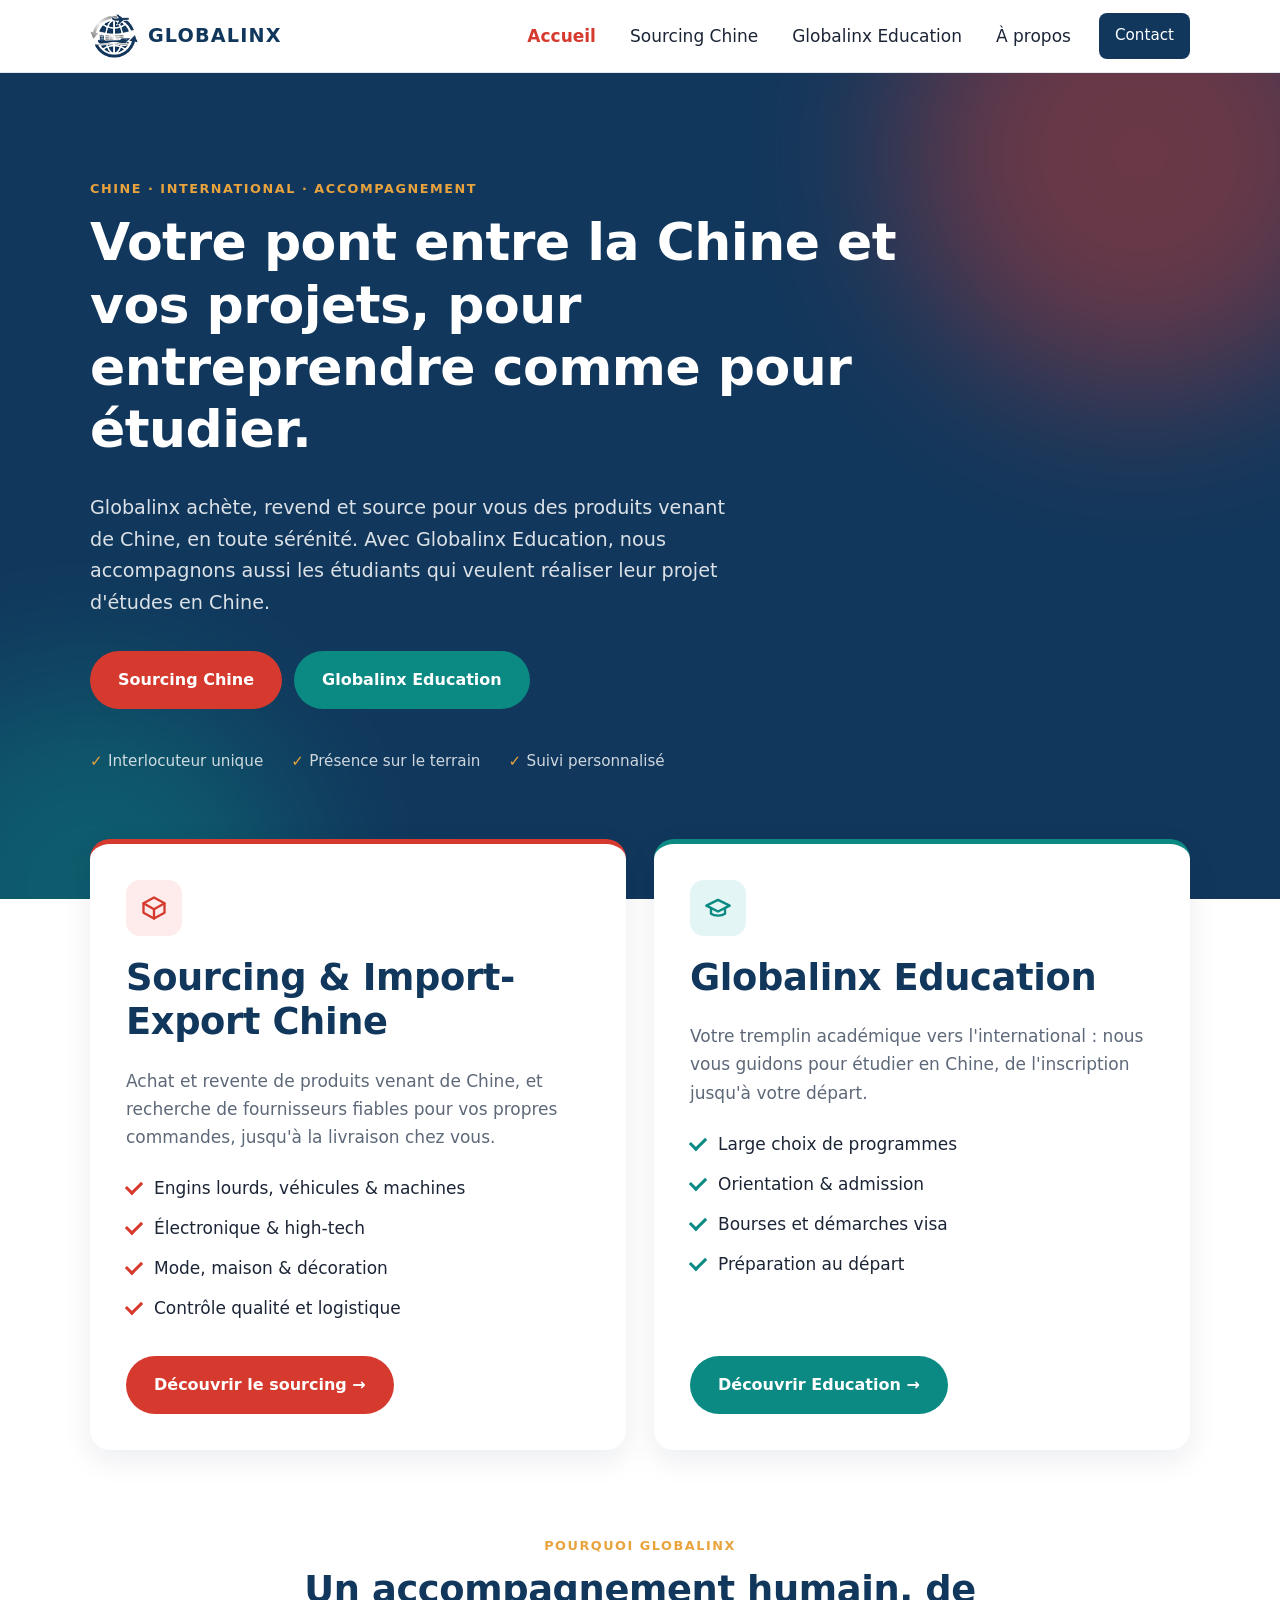
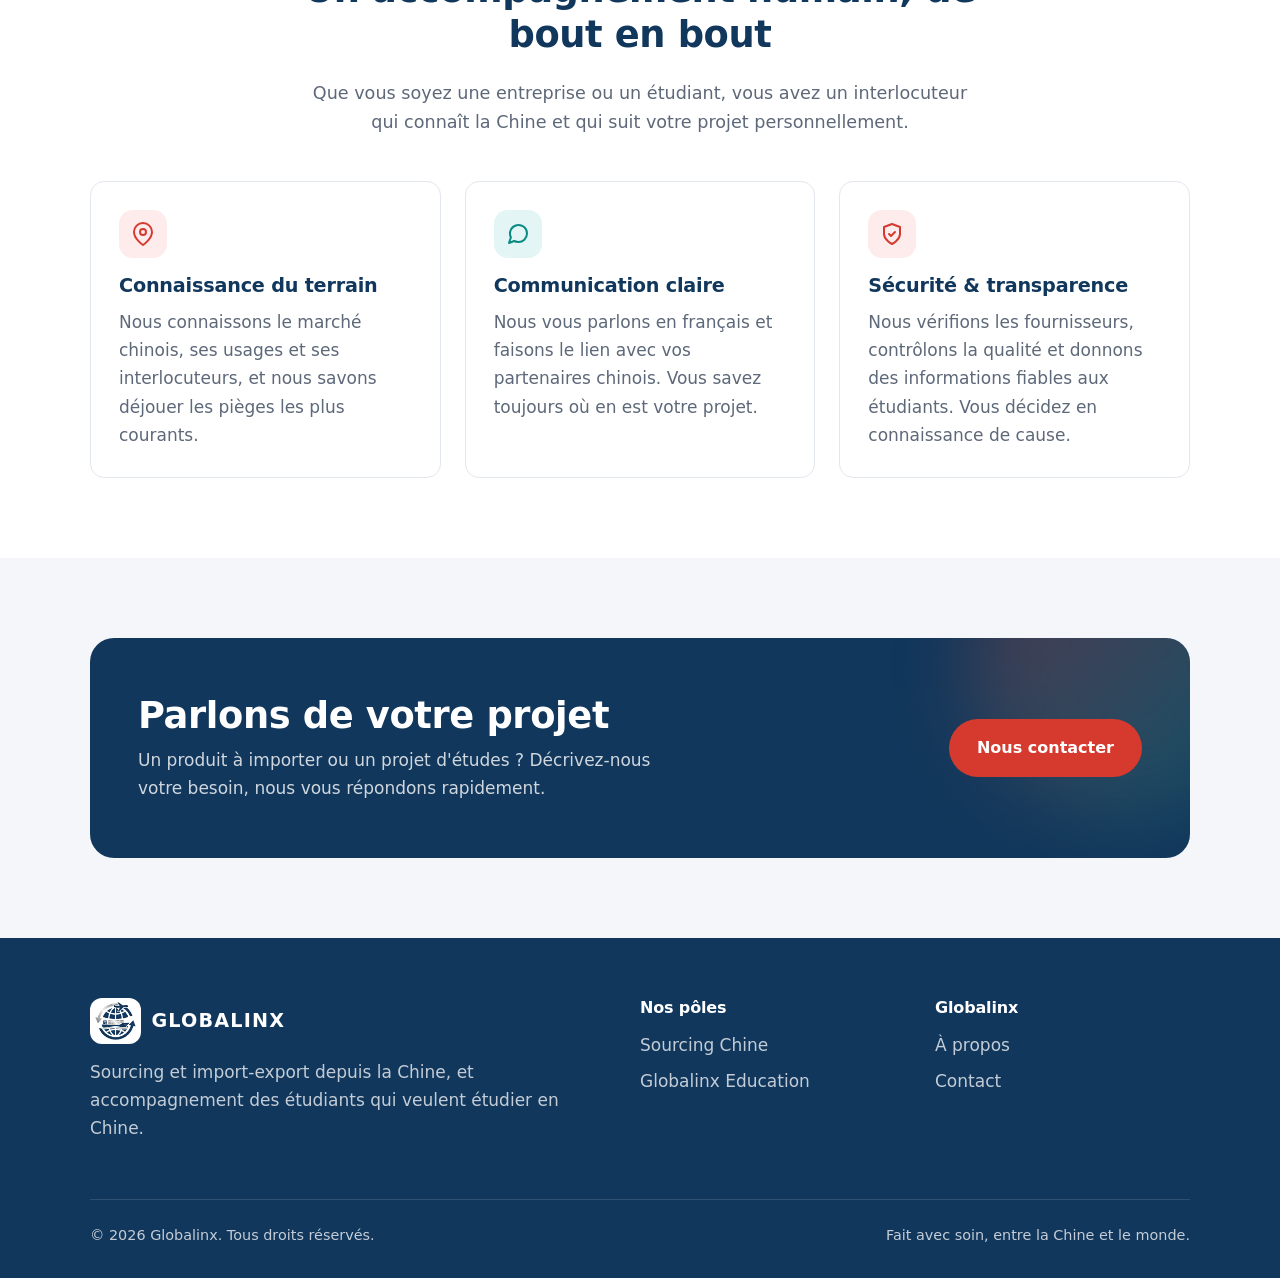
<file: index.html>
<!DOCTYPE html>
<html lang="fr">
<head>
  <meta charset="UTF-8">
  <meta name="viewport" content="width=device-width, initial-scale=1.0">
  <meta name="referrer" content="strict-origin-when-cross-origin">
  <title>Globalinx – Sourcing Chine &amp; études en Chine</title>
  <meta name="description" content="Sourcing en Chine (fournisseurs, contrôle qualité, logistique) et accompagnement pour étudier en Chine avec Globalinx Education.">
  <meta name="robots" content="index, follow, max-image-preview:large">
  <meta name="google-site-verification" content="T_VfA0h7W37XKUQ8QPvNFe3lGY7BxTFi2_eewlIkvrE">
  <link rel="canonical" href="https://globalinx-website.netlify.app/">
  <meta name="theme-color" content="#11375c">
  <link rel="icon" href="favicon-48.png" sizes="48x48" type="image/png">
  <link rel="icon" href="images/favicon-192.png" sizes="192x192" type="image/png">
  <link rel="apple-touch-icon" href="apple-touch-icon.png">

  <!-- Open Graph : aperçu lors d'un partage (WhatsApp, LinkedIn, Facebook…) -->
  <meta property="og:type" content="website">
  <meta property="og:site_name" content="Globalinx">
  <meta property="og:locale" content="fr_FR">
  <meta property="og:title" content="Globalinx – Sourcing Chine &amp; études en Chine">
  <meta property="og:description" content="Importez depuis la Chine en toute sécurité et réalisez votre projet d'études en Chine : un seul partenaire, deux expertises.">
  <meta property="og:url" content="https://globalinx-website.netlify.app/">
  <meta property="og:image" content="https://globalinx-website.netlify.app/images/og-image.png">
  <meta property="og:image:width" content="1200">
  <meta property="og:image:height" content="630">
  <meta property="og:image:alt" content="Globalinx : sourcing en Chine et études en Chine">
  <meta name="twitter:card" content="summary_large_image">

  <link rel="stylesheet" href="css/style.css">

  <!-- Données structurées pour Google (non exécutées, compatibles avec la CSP) -->
  <script type="application/ld+json">
  {
    "@context": "https://schema.org",
    "@graph": [
      {
        "@type": "Organization",
        "@id": "https://globalinx-website.netlify.app/#organization",
        "name": "Globalinx",
        "url": "https://globalinx-website.netlify.app/",
        "logo": "https://globalinx-website.netlify.app/images/icon-512.png",
        "description": "Sourcing et import-export depuis la Chine, et accompagnement des étudiants souhaitant étudier en Chine (Globalinx Education).",
        "address": { "@type": "PostalAddress", "addressLocality": "Shenyang", "addressCountry": "CN" },
        "knowsAbout": ["Sourcing en Chine", "Import-export", "Contrôle qualité", "Logistique internationale", "Études en Chine", "Bourses d'études"],
        "contactPoint": {
          "@type": "ContactPoint",
          "contactType": "customer service",
          "telephone": "+86-176-1401-2814",
          "url": "https://globalinx-website.netlify.app/contact.html",
          "availableLanguage": ["French"]
        }
      },
      {
        "@type": "WebSite",
        "@id": "https://globalinx-website.netlify.app/#website",
        "url": "https://globalinx-website.netlify.app/",
        "name": "Globalinx",
        "inLanguage": "fr-FR",
        "publisher": { "@id": "https://globalinx-website.netlify.app/#organization" }
      }
    ]
  }
  </script>
</head>
<body>
  <a class="skip-link" href="#contenu">Aller au contenu</a>

  <!-- ============ EN-TÊTE ============ -->
  <header class="site-header">
    <div class="container nav">
      <a href="index.html" class="logo"><img src="images/logo-globe.png" alt="" width="48" height="44"><span>Globalinx</span></a>
      <button class="burger" aria-label="Ouvrir le menu" aria-expanded="false" aria-controls="menu">
        <span></span><span></span><span></span>
      </button>
      <nav id="menu" class="menu" aria-label="Navigation principale">
        <a href="index.html" aria-current="page">Accueil</a>
        <a href="sourcing.html">Sourcing Chine</a>
        <a href="education.html">Globalinx Education</a>
        <a href="a-propos.html">À propos</a>
        <a href="contact.html" class="btn btn-small">Contact</a>
      </nav>
    </div>
  </header>

  <main id="contenu">
    <!-- ============ BANDEAU PRINCIPAL ============ -->
    <section class="hero">
      <div class="container">
        <span class="eyebrow">Chine · International · Accompagnement</span>
        <h1>Votre pont entre la Chine et vos projets, pour entreprendre comme pour étudier.</h1>
        <p class="lead">Globalinx achète, revend et source pour vous des produits venant de Chine, en toute sérénité. Avec Globalinx Education, nous accompagnons aussi les étudiants qui veulent réaliser leur projet d'études en Chine.</p>
        <div class="btn-row">
          <a href="sourcing.html" class="btn btn-sourcing">Sourcing Chine</a>
          <a href="education.html" class="btn btn-education">Globalinx Education</a>
        </div>
        <ul class="trust">
          <li>Interlocuteur unique</li>
          <li>Présence sur le terrain</li>
          <li>Suivi personnalisé</li>
        </ul>
      </div>
    </section>

    <!-- ============ LES DEUX PÔLES ============ -->
    <section aria-label="Nos deux pôles">
      <div class="container">
        <div class="pillars">
          <article class="pillar reveal">
            <div class="icon-badge">
              <svg viewBox="0 0 24 24" fill="none" stroke="currentColor" stroke-width="2" stroke-linecap="round" stroke-linejoin="round" aria-hidden="true"><path d="M21 8l-9-5-9 5 9 5 9-5z"/><path d="M3 8v8l9 5 9-5V8"/><path d="M12 13v8"/></svg>
            </div>
            <h2>Sourcing &amp; Import-Export Chine</h2>
            <p>Achat et revente de produits venant de Chine, et recherche de fournisseurs fiables pour vos propres commandes, jusqu'à la livraison chez vous.</p>
            <ul>
              <li>Engins lourds, véhicules &amp; machines</li>
              <li>Électronique &amp; high-tech</li>
              <li>Mode, maison &amp; décoration</li>
              <li>Contrôle qualité et logistique</li>
            </ul>
            <a href="sourcing.html" class="btn btn-sourcing">Découvrir le sourcing →</a>
          </article>

          <article class="pillar edu reveal">
            <div class="icon-badge">
              <svg viewBox="0 0 24 24" fill="none" stroke="currentColor" stroke-width="2" stroke-linecap="round" stroke-linejoin="round" aria-hidden="true"><path d="M22 10L12 5 2 10l10 5 10-5z"/><path d="M6 12v5c3 2 9 2 12 0v-5"/></svg>
            </div>
            <h2>Globalinx Education</h2>
            <p>Votre tremplin académique vers l'international : nous vous guidons pour étudier en Chine, de l'inscription jusqu'à votre départ.</p>
            <ul>
              <li>Large choix de programmes</li>
              <li>Orientation &amp; admission</li>
              <li>Bourses et démarches visa</li>
              <li>Préparation au départ</li>
            </ul>
            <a href="education.html" class="btn btn-education">Découvrir Education →</a>
          </article>
        </div>
      </div>
    </section>

    <!-- ============ POURQUOI NOUS ============ -->
    <section class="section">
      <div class="container">
        <div class="section-head center reveal">
          <span class="eyebrow">Pourquoi Globalinx</span>
          <h2>Un accompagnement humain, de bout en bout</h2>
          <p>Que vous soyez une entreprise ou un étudiant, vous avez un interlocuteur qui connaît la Chine et qui suit votre projet personnellement.</p>
        </div>
        <div class="grid grid-3">
          <div class="card reveal">
            <div class="icon-badge">
              <svg viewBox="0 0 24 24" fill="none" stroke="currentColor" stroke-width="2" stroke-linecap="round" stroke-linejoin="round" aria-hidden="true"><path d="M21 10c0 7-9 13-9 13S3 17 3 10a9 9 0 0 1 18 0z"/><circle cx="12" cy="10" r="3"/></svg>
            </div>
            <h3>Connaissance du terrain</h3>
            <p>Nous connaissons le marché chinois, ses usages et ses interlocuteurs, et nous savons déjouer les pièges les plus courants.</p>
          </div>
          <div class="card reveal">
            <div class="icon-badge edu">
              <svg viewBox="0 0 24 24" fill="none" stroke="currentColor" stroke-width="2" stroke-linecap="round" stroke-linejoin="round" aria-hidden="true"><path d="M21 11.5a8.4 8.4 0 0 1-9 8.4 8.5 8.5 0 0 1-3.8-.9L3 21l1.9-5.7A8.5 8.5 0 1 1 21 11.5z"/></svg>
            </div>
            <h3>Communication claire</h3>
            <p>Nous vous parlons en français et faisons le lien avec vos partenaires chinois. Vous savez toujours où en est votre projet.</p>
          </div>
          <div class="card reveal">
            <div class="icon-badge">
              <svg viewBox="0 0 24 24" fill="none" stroke="currentColor" stroke-width="2" stroke-linecap="round" stroke-linejoin="round" aria-hidden="true"><path d="M12 22s8-4 8-10V5l-8-3-8 3v7c0 6 8 10 8 10z"/><path d="M9 12l2 2 4-4"/></svg>
            </div>
            <h3>Sécurité &amp; transparence</h3>
            <p>Nous vérifions les fournisseurs, contrôlons la qualité et donnons des informations fiables aux étudiants. Vous décidez en connaissance de cause.</p>
          </div>
        </div>
      </div>
    </section>

    <!-- ============ APPEL À L'ACTION ============ -->
    <section class="section section-soft">
      <div class="container">
        <div class="cta reveal">
          <div>
            <h2>Parlons de votre projet</h2>
            <p>Un produit à importer ou un projet d'études ? Décrivez-nous votre besoin, nous vous répondons rapidement.</p>
          </div>
          <a href="contact.html" class="btn btn-sourcing">Nous contacter</a>
        </div>
      </div>
    </section>
  </main>

  <!-- ============ PIED DE PAGE ============ -->
  <footer class="site-footer">
    <div class="container">
      <div class="footer-grid">
        <div>
          <a href="index.html" class="logo"><img src="images/logo-globe.png" alt="" width="48" height="44"><span>Globalinx</span></a>
          <p>Sourcing et import-export depuis la Chine, et accompagnement des étudiants qui veulent étudier en Chine.</p>
        </div>
        <div>
          <h4>Nos pôles</h4>
          <ul>
            <li><a href="sourcing.html">Sourcing Chine</a></li>
            <li><a href="education.html">Globalinx Education</a></li>
          </ul>
        </div>
        <div>
          <h4>Globalinx</h4>
          <ul>
            <li><a href="a-propos.html">À propos</a></li>
            <li><a href="contact.html">Contact</a></li>
          </ul>
        </div>
      </div>
      <div class="footer-bottom">
        <span>© <span data-year></span> Globalinx. Tous droits réservés.</span>
        <span>Fait avec soin, entre la Chine et le monde.</span>
      </div>
    </div>
  </footer>

  <script src="js/main.js" defer></script>
</body>
</html>
</file>
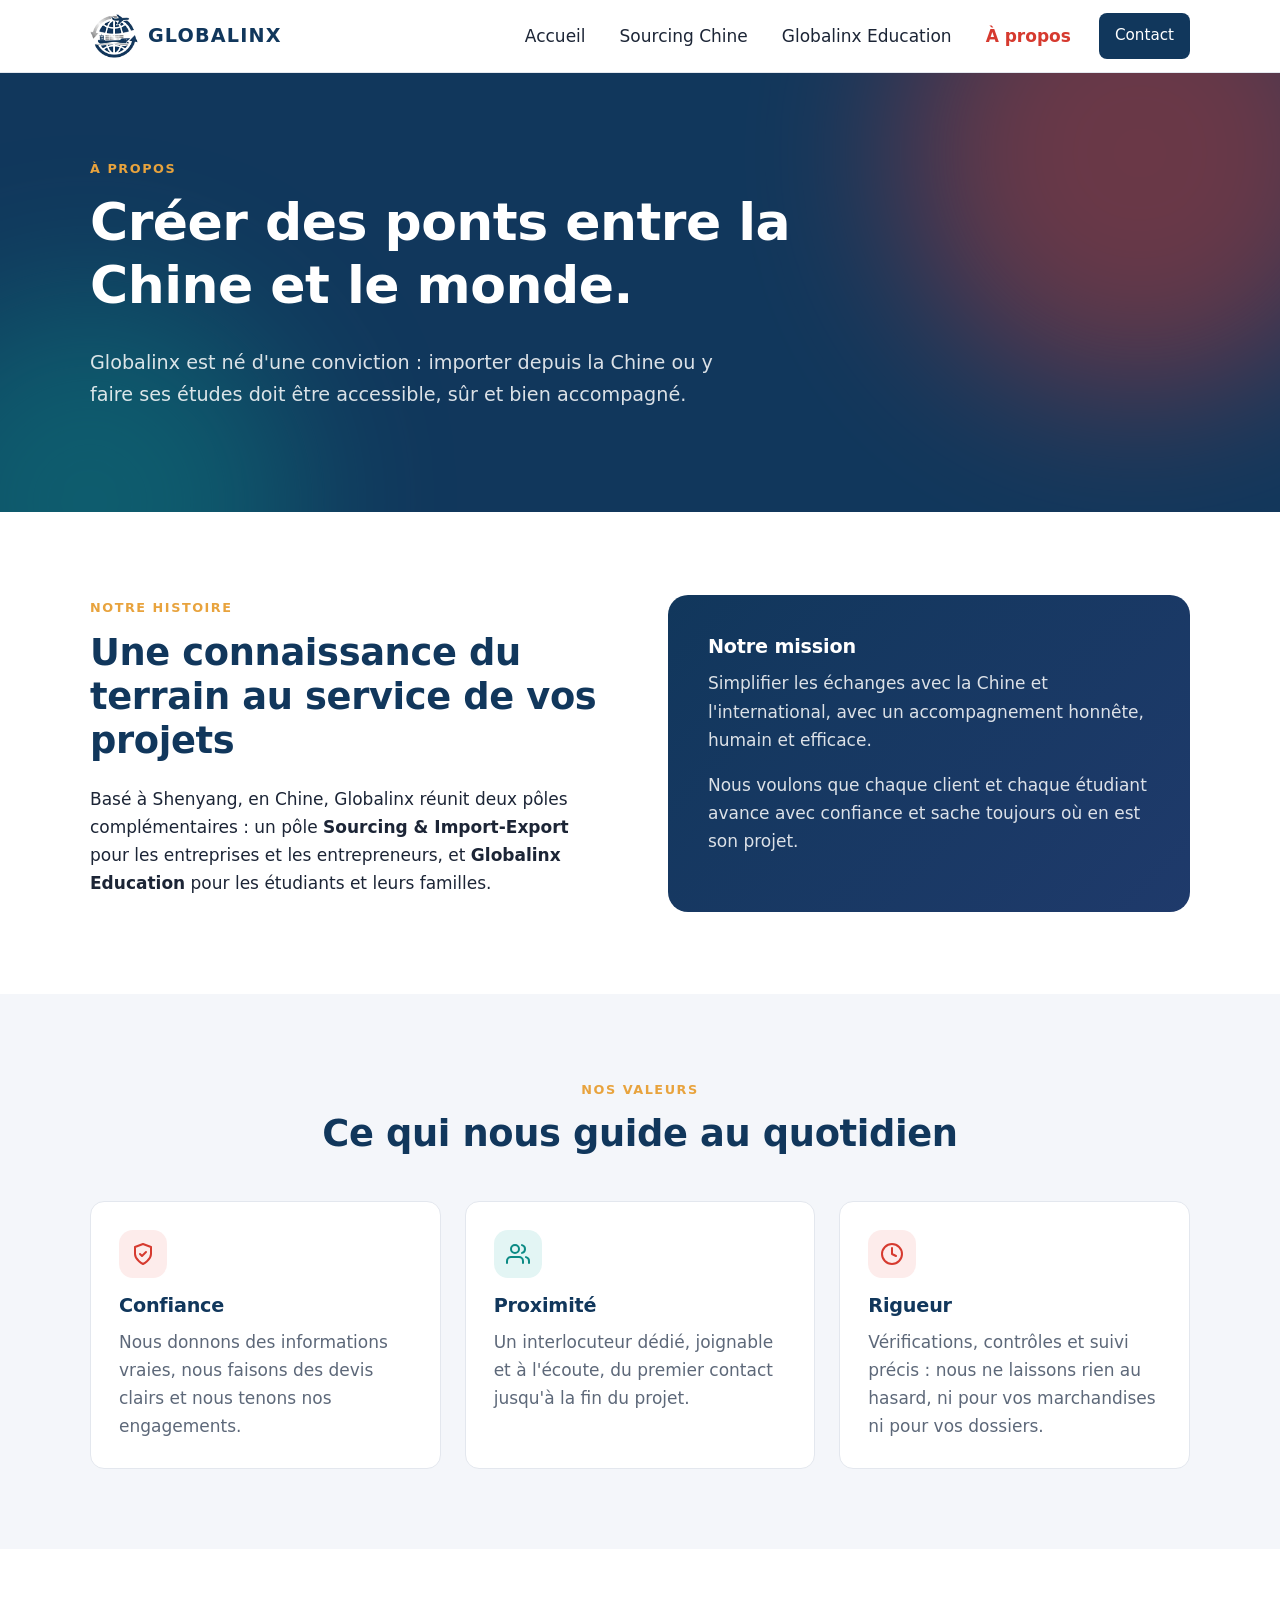
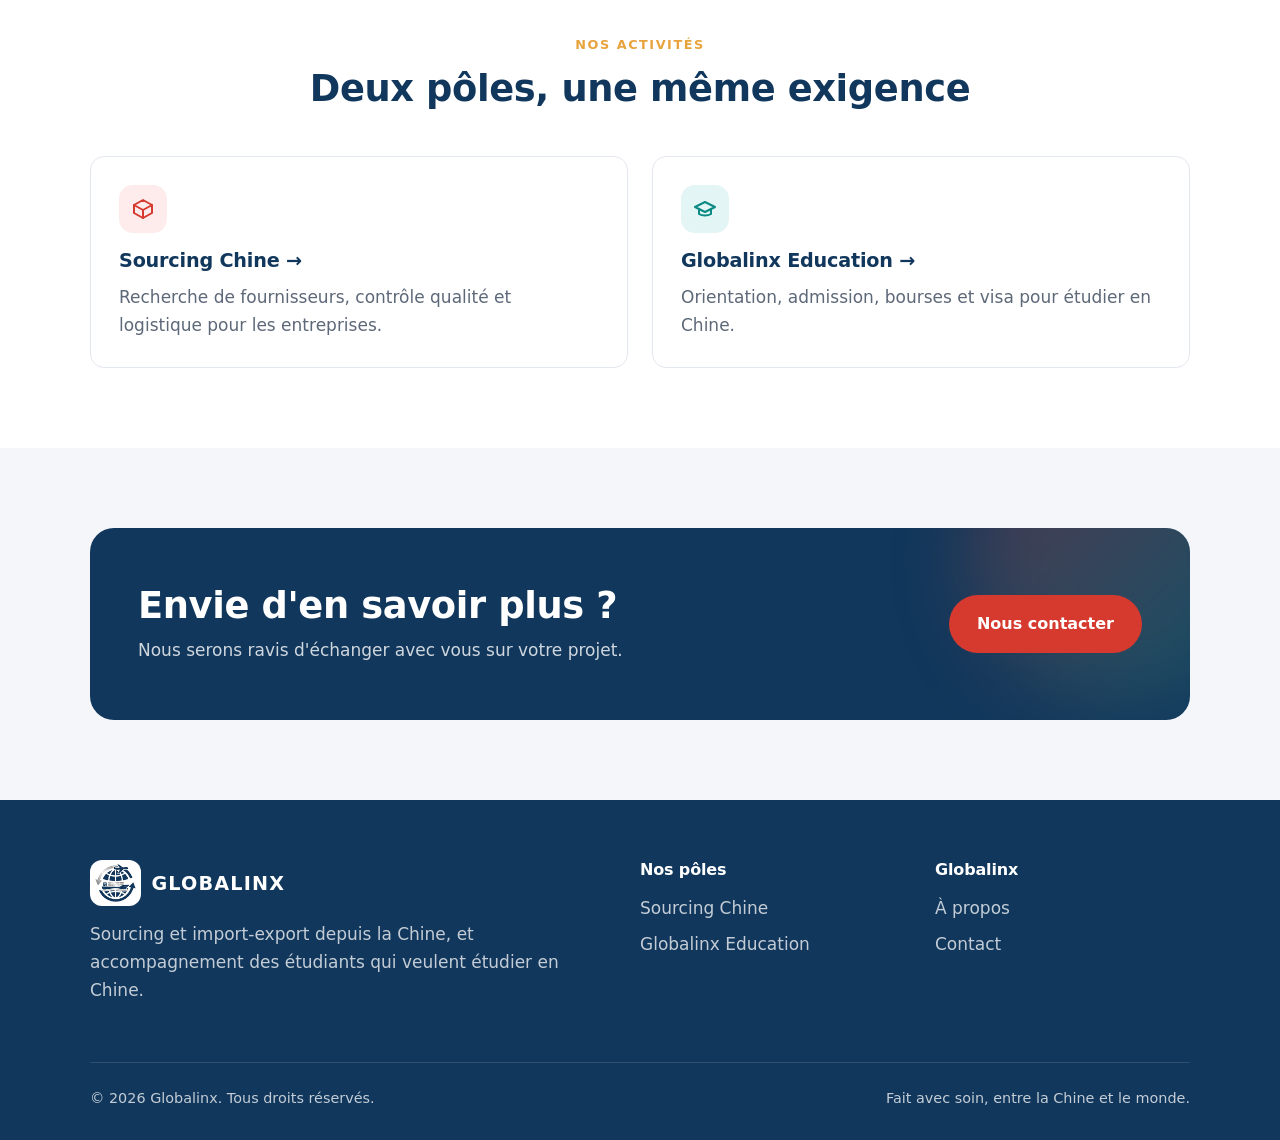
<file: a-propos.html>
<!DOCTYPE html>
<html lang="fr">
<head>
  <meta charset="UTF-8">
  <meta name="viewport" content="width=device-width, initial-scale=1.0">
  <meta name="referrer" content="strict-origin-when-cross-origin">
  <title>À propos de Globalinx – Experts Chine &amp; international</title>
  <meta name="description" content="Découvrez Globalinx : une équipe qui connaît la Chine, au service des entreprises qui importent et des étudiants qui partent étudier en Chine.">
  <meta name="robots" content="index, follow, max-image-preview:large">
  <link rel="canonical" href="https://globalinx-website.netlify.app/a-propos.html">
  <meta name="theme-color" content="#11375c">
  <link rel="icon" href="favicon-48.png" sizes="48x48" type="image/png">
  <link rel="icon" href="images/favicon-192.png" sizes="192x192" type="image/png">
  <link rel="apple-touch-icon" href="apple-touch-icon.png">

  <!-- Open Graph -->
  <meta property="og:type" content="website">
  <meta property="og:site_name" content="Globalinx">
  <meta property="og:locale" content="fr_FR">
  <meta property="og:title" content="À propos de Globalinx">
  <meta property="og:description" content="Notre histoire, notre mission et nos valeurs : créer des ponts entre la Chine et le monde.">
  <meta property="og:url" content="https://globalinx-website.netlify.app/a-propos.html">
  <meta property="og:image" content="https://globalinx-website.netlify.app/images/og-image.png">
  <meta property="og:image:width" content="1200">
  <meta property="og:image:height" content="630">
  <meta property="og:image:alt" content="Globalinx : sourcing en Chine et études en Chine">
  <meta name="twitter:card" content="summary_large_image">

  <link rel="stylesheet" href="css/style.css">
</head>
<body>
  <a class="skip-link" href="#contenu">Aller au contenu</a>

  <header class="site-header">
    <div class="container nav">
      <a href="index.html" class="logo"><img src="images/logo-globe.png" alt="" width="48" height="44"><span>Globalinx</span></a>
      <button class="burger" aria-label="Ouvrir le menu" aria-expanded="false" aria-controls="menu">
        <span></span><span></span><span></span>
      </button>
      <nav id="menu" class="menu" aria-label="Navigation principale">
        <a href="index.html">Accueil</a>
        <a href="sourcing.html">Sourcing Chine</a>
        <a href="education.html">Globalinx Education</a>
        <a href="a-propos.html" aria-current="page">À propos</a>
        <a href="contact.html" class="btn btn-small">Contact</a>
      </nav>
    </div>
  </header>

  <main id="contenu">
    <section class="hero hero-small">
      <div class="container">
        <span class="eyebrow">À propos</span>
        <h1>Créer des ponts entre la Chine et le monde.</h1>
        <p class="lead">Globalinx est né d'une conviction : importer depuis la Chine ou y faire ses études doit être accessible, sûr et bien accompagné.</p>
      </div>
    </section>

    <!-- ============ HISTOIRE ============ -->
    <section class="section">
      <div class="container split">
        <div class="reveal">
          <span class="eyebrow">Notre histoire</span>
          <h2>Une connaissance du terrain au service de vos projets</h2>
          <p>Basé à Shenyang, en Chine, Globalinx réunit deux pôles complémentaires : un pôle <strong>Sourcing &amp; Import-Export</strong> pour les entreprises et les entrepreneurs, et <strong>Globalinx Education</strong> pour les étudiants et leurs familles.</p>
        </div>
        <div class="panel reveal">
          <h3>Notre mission</h3>
          <p>Simplifier les échanges avec la Chine et l'international, avec un accompagnement honnête, humain et efficace.</p>
          <p>Nous voulons que chaque client et chaque étudiant avance avec confiance et sache toujours où en est son projet.</p>
        </div>
      </div>
    </section>

    <!-- ============ VALEURS ============ -->
    <section class="section section-soft">
      <div class="container">
        <div class="section-head center reveal">
          <span class="eyebrow">Nos valeurs</span>
          <h2>Ce qui nous guide au quotidien</h2>
        </div>
        <div class="grid grid-3">
          <div class="card reveal">
            <div class="icon-badge">
              <svg viewBox="0 0 24 24" fill="none" stroke="currentColor" stroke-width="2" stroke-linecap="round" stroke-linejoin="round" aria-hidden="true"><path d="M12 22s8-4 8-10V5l-8-3-8 3v7c0 6 8 10 8 10z"/><path d="M9 12l2 2 4-4"/></svg>
            </div>
            <h3>Confiance</h3>
            <p>Nous donnons des informations vraies, nous faisons des devis clairs et nous tenons nos engagements.</p>
          </div>
          <div class="card reveal">
            <div class="icon-badge edu">
              <svg viewBox="0 0 24 24" fill="none" stroke="currentColor" stroke-width="2" stroke-linecap="round" stroke-linejoin="round" aria-hidden="true"><path d="M17 21v-2a4 4 0 0 0-4-4H5a4 4 0 0 0-4 4v2"/><circle cx="9" cy="7" r="4"/><path d="M23 21v-2a4 4 0 0 0-3-3.87M16 3.13a4 4 0 0 1 0 7.75"/></svg>
            </div>
            <h3>Proximité</h3>
            <p>Un interlocuteur dédié, joignable et à l'écoute, du premier contact jusqu'à la fin du projet.</p>
          </div>
          <div class="card reveal">
            <div class="icon-badge">
              <svg viewBox="0 0 24 24" fill="none" stroke="currentColor" stroke-width="2" stroke-linecap="round" stroke-linejoin="round" aria-hidden="true"><circle cx="12" cy="12" r="10"/><path d="M12 6v6l4 2"/></svg>
            </div>
            <h3>Rigueur</h3>
            <p>Vérifications, contrôles et suivi précis : nous ne laissons rien au hasard, ni pour vos marchandises ni pour vos dossiers.</p>
          </div>
        </div>
      </div>
    </section>

    <!-- ============ DEUX PÔLES ============ -->
    <section class="section">
      <div class="container">
        <div class="section-head center reveal">
          <span class="eyebrow">Nos activités</span>
          <h2>Deux pôles, une même exigence</h2>
        </div>
        <div class="grid grid-2">
          <a href="sourcing.html" class="card card-link reveal">
            <div class="icon-badge">
              <svg viewBox="0 0 24 24" fill="none" stroke="currentColor" stroke-width="2" stroke-linecap="round" stroke-linejoin="round" aria-hidden="true"><path d="M21 8l-9-5-9 5 9 5 9-5z"/><path d="M3 8v8l9 5 9-5V8"/><path d="M12 13v8"/></svg>
            </div>
            <h3>Sourcing Chine →</h3>
            <p>Recherche de fournisseurs, contrôle qualité et logistique pour les entreprises.</p>
          </a>
          <a href="education.html" class="card card-link reveal">
            <div class="icon-badge edu">
              <svg viewBox="0 0 24 24" fill="none" stroke="currentColor" stroke-width="2" stroke-linecap="round" stroke-linejoin="round" aria-hidden="true"><path d="M22 10L12 5 2 10l10 5 10-5z"/><path d="M6 12v5c3 2 9 2 12 0v-5"/></svg>
            </div>
            <h3>Globalinx Education →</h3>
            <p>Orientation, admission, bourses et visa pour étudier en Chine.</p>
          </a>
        </div>
      </div>
    </section>

    <section class="section section-soft">
      <div class="container">
        <div class="cta reveal">
          <div>
            <h2>Envie d'en savoir plus ?</h2>
            <p>Nous serons ravis d'échanger avec vous sur votre projet.</p>
          </div>
          <a href="contact.html" class="btn btn-sourcing">Nous contacter</a>
        </div>
      </div>
    </section>
  </main>

  <footer class="site-footer">
    <div class="container">
      <div class="footer-grid">
        <div>
          <a href="index.html" class="logo"><img src="images/logo-globe.png" alt="" width="48" height="44"><span>Globalinx</span></a>
          <p>Sourcing et import-export depuis la Chine, et accompagnement des étudiants qui veulent étudier en Chine.</p>
        </div>
        <div>
          <h4>Nos pôles</h4>
          <ul>
            <li><a href="sourcing.html">Sourcing Chine</a></li>
            <li><a href="education.html">Globalinx Education</a></li>
          </ul>
        </div>
        <div>
          <h4>Globalinx</h4>
          <ul>
            <li><a href="a-propos.html">À propos</a></li>
            <li><a href="contact.html">Contact</a></li>
          </ul>
        </div>
      </div>
      <div class="footer-bottom">
        <span>© <span data-year></span> Globalinx. Tous droits réservés.</span>
        <span>Fait avec soin, entre la Chine et le monde.</span>
      </div>
    </div>
  </footer>

  <script src="js/main.js" defer></script>
</body>
</html>
</file>
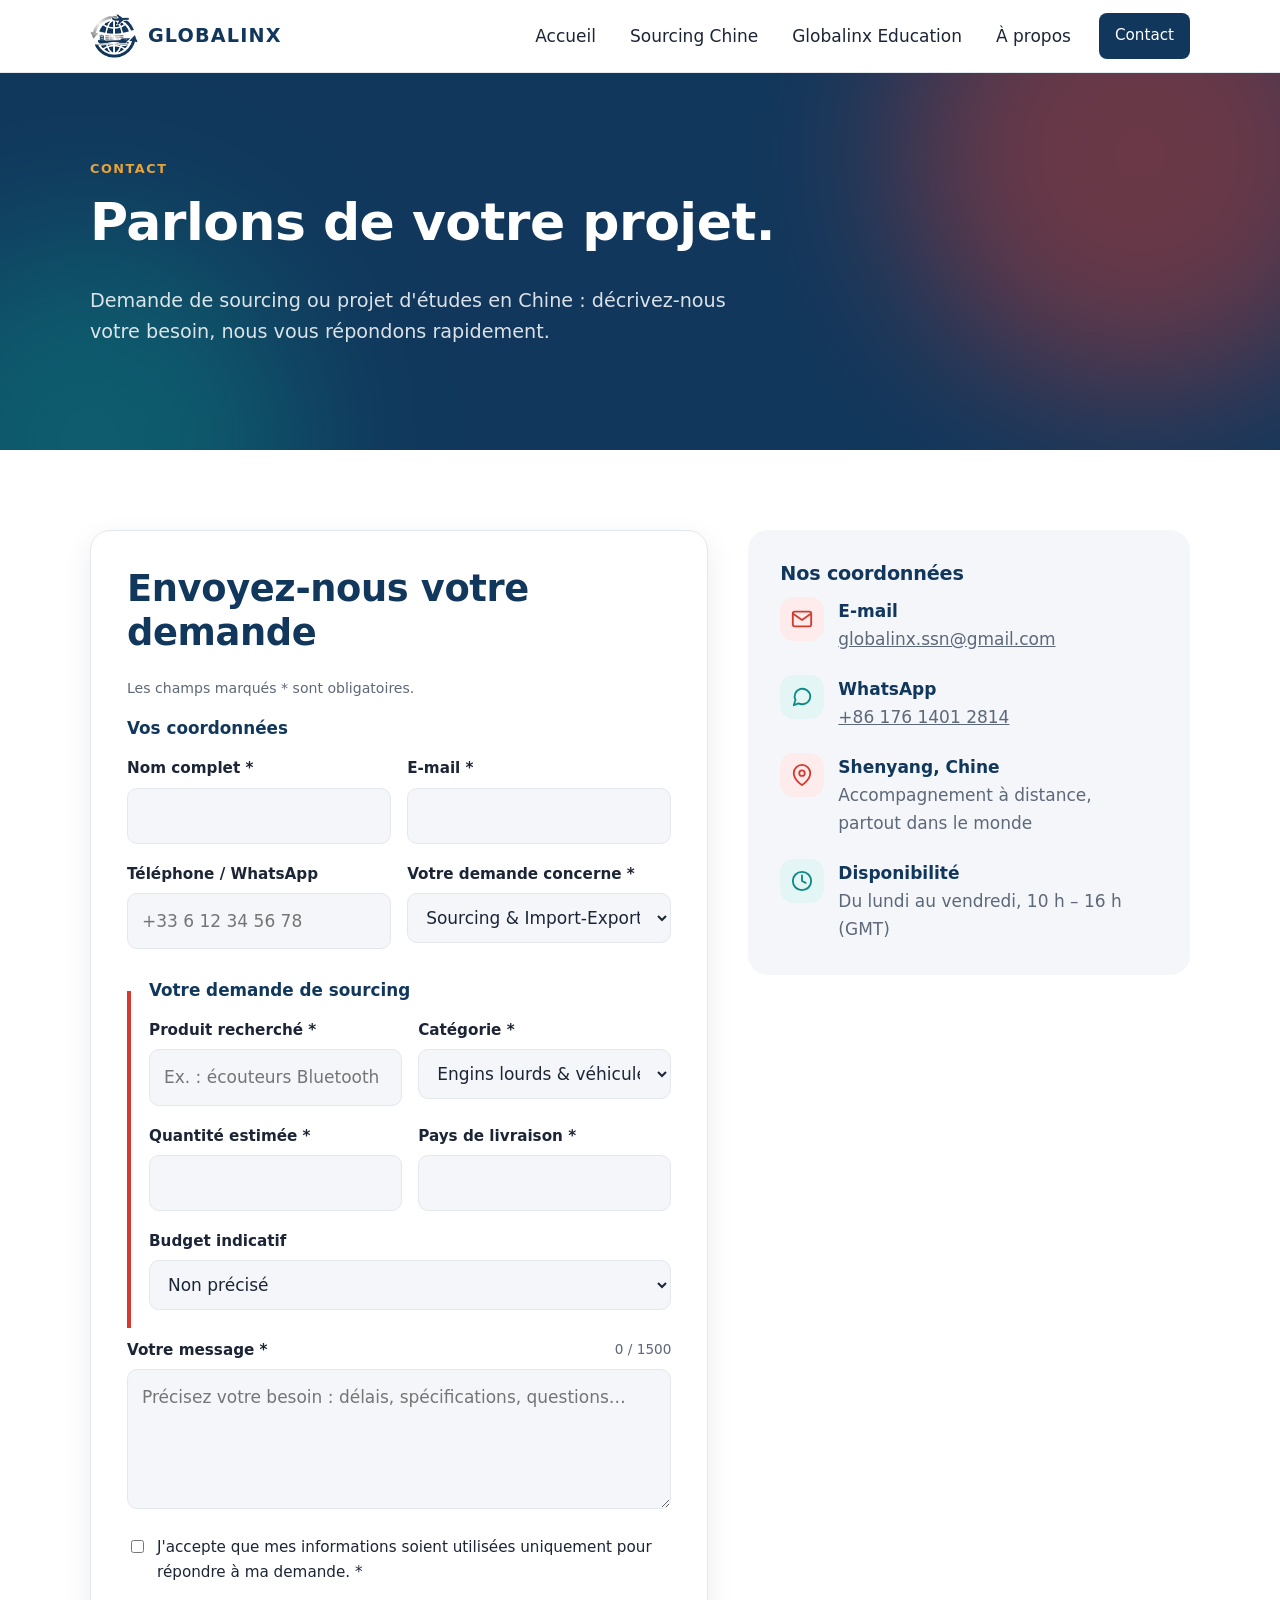
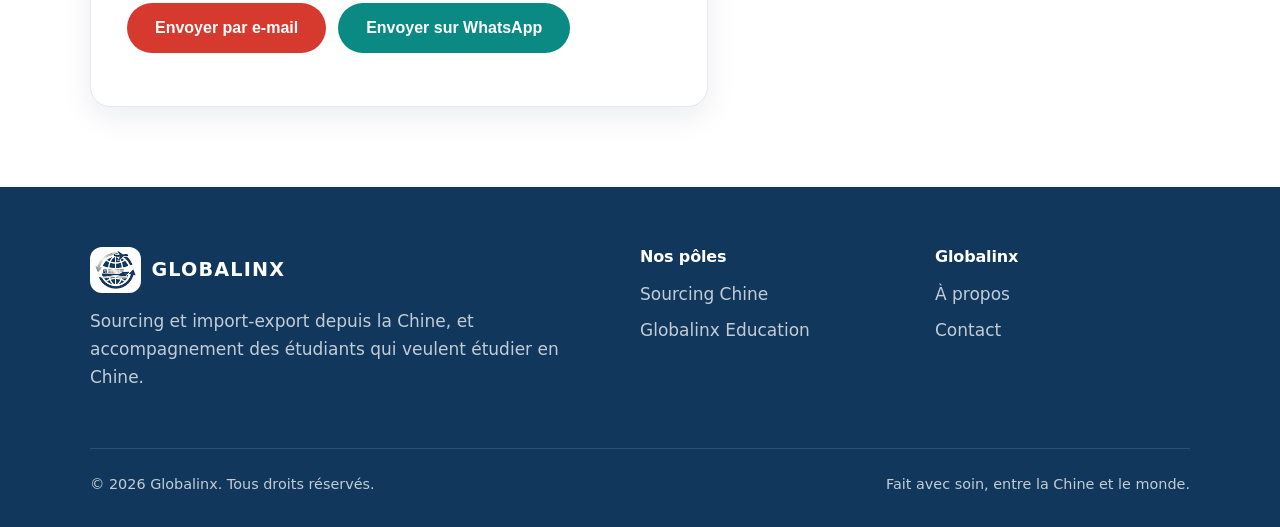
<file: contact.html>
<!DOCTYPE html>
<html lang="fr">
<head>
  <meta charset="UTF-8">
  <meta name="viewport" content="width=device-width, initial-scale=1.0">
  <meta name="referrer" content="strict-origin-when-cross-origin">
  <title>Contact – Devis sourcing Chine &amp; projet d'études | Globalinx</title>
  <meta name="description" content="Demandez un devis de sourcing en Chine ou parlez-nous de votre projet d'études en Chine. Réponse rapide par e-mail ou WhatsApp.">
  <meta name="robots" content="index, follow, max-image-preview:large">
  <link rel="canonical" href="https://globalinx-website.netlify.app/contact.html">
  <meta name="theme-color" content="#11375c">
  <link rel="icon" href="favicon-48.png" sizes="48x48" type="image/png">
  <link rel="icon" href="images/favicon-192.png" sizes="192x192" type="image/png">
  <link rel="apple-touch-icon" href="apple-touch-icon.png">

  <!-- Open Graph -->
  <meta property="og:type" content="website">
  <meta property="og:site_name" content="Globalinx">
  <meta property="og:locale" content="fr_FR">
  <meta property="og:title" content="Contactez Globalinx">
  <meta property="og:description" content="Un produit à importer de Chine ou un projet d'études ? Envoyez-nous votre demande.">
  <meta property="og:url" content="https://globalinx-website.netlify.app/contact.html">
  <meta property="og:image" content="https://globalinx-website.netlify.app/images/og-image.png">
  <meta property="og:image:width" content="1200">
  <meta property="og:image:height" content="630">
  <meta property="og:image:alt" content="Globalinx : sourcing en Chine et études en Chine">
  <meta name="twitter:card" content="summary_large_image">

  <link rel="stylesheet" href="css/style.css">
</head>
<body>
  <a class="skip-link" href="#contenu">Aller au contenu</a>

  <header class="site-header">
    <div class="container nav">
      <a href="index.html" class="logo"><img src="images/logo-globe.png" alt="" width="48" height="44"><span>Globalinx</span></a>
      <button class="burger" aria-label="Ouvrir le menu" aria-expanded="false" aria-controls="menu">
        <span></span><span></span><span></span>
      </button>
      <nav id="menu" class="menu" aria-label="Navigation principale">
        <a href="index.html">Accueil</a>
        <a href="sourcing.html">Sourcing Chine</a>
        <a href="education.html">Globalinx Education</a>
        <a href="a-propos.html">À propos</a>
        <a href="contact.html" class="btn btn-small" aria-current="page">Contact</a>
      </nav>
    </div>
  </header>

  <main id="contenu">
    <section class="hero hero-small">
      <div class="container">
        <span class="eyebrow">Contact</span>
        <h1>Parlons de votre projet.</h1>
        <p class="lead">Demande de sourcing ou projet d'études en Chine : décrivez-nous votre besoin, nous vous répondons rapidement.</p>
      </div>
    </section>

    <section class="section">
      <div class="container contact-wrap">
        <div>
          <noscript>
            <div class="form">
              <h2>Formulaire indisponible</h2>
              <p>Le formulaire nécessite JavaScript. Vous pouvez nous écrire directement à : <strong>globalinx.ssn [arobase] gmail.com</strong> ou sur WhatsApp au <strong>+86 176 1401 2814</strong>.</p>
            </div>
          </noscript>

          <!-- Le formulaire est masqué tant que JavaScript n'a pas vérifié qu'il peut le gérer -->
          <form id="contact-form" class="form reveal" method="post" action="#" novalidate hidden>
            <h2>Envoyez-nous votre demande</h2>
            <p class="form-note">Les champs marqués * sont obligatoires.</p>

            <!-- ===== Coordonnées ===== -->
            <fieldset class="group">
              <legend>Vos coordonnées</legend>
              <div class="form-row">
                <div class="field">
                  <label for="nom">Nom complet *</label>
                  <input type="text" id="nom" name="nom" autocomplete="name" required minlength="2" maxlength="80" aria-describedby="err-nom">
                  <p class="field-error" id="err-nom"></p>
                </div>
                <div class="field">
                  <label for="email">E-mail *</label>
                  <input type="email" id="email" name="email" autocomplete="email" required maxlength="254" inputmode="email" spellcheck="false" aria-describedby="err-email">
                  <p class="field-error" id="err-email"></p>
                </div>
              </div>
              <div class="form-row">
                <div class="field">
                  <label for="telephone">Téléphone / WhatsApp</label>
                  <input type="tel" id="telephone" name="telephone" autocomplete="tel" maxlength="20" inputmode="tel" placeholder="+33 6 12 34 56 78" aria-describedby="err-telephone">
                  <p class="field-error" id="err-telephone"></p>
                </div>
                <div class="field">
                  <label for="pole">Votre demande concerne *</label>
                  <select id="pole" name="pole" required aria-describedby="err-pole">
                    <option value="sourcing">Sourcing &amp; Import-Export Chine</option>
                    <option value="education">Admission étudiante (Globalinx Education)</option>
                    <option value="autre">Autre demande</option>
                  </select>
                  <p class="field-error" id="err-pole"></p>
                </div>
              </div>
            </fieldset>

            <!-- ===== Demande de sourcing ===== -->
            <fieldset class="group group-pole" id="groupe-sourcing">
              <legend>Votre demande de sourcing</legend>
              <div class="form-row">
                <div class="field">
                  <label for="produit">Produit recherché *</label>
                  <input type="text" id="produit" name="produit" required minlength="2" maxlength="120" placeholder="Ex. : écouteurs Bluetooth" aria-describedby="err-produit">
                  <p class="field-error" id="err-produit"></p>
                </div>
                <div class="field">
                  <label for="categorie">Catégorie *</label>
                  <select id="categorie" name="categorie" required aria-describedby="err-categorie">
                    <option value="vehicules">Engins lourds &amp; véhicules</option>
                    <option value="electronique">Électronique &amp; high-tech</option>
                    <option value="mode">Mode &amp; accessoires</option>
                    <option value="maison">Maison &amp; déco</option>
                    <option value="machines">Machines &amp; équipements</option>
                    <option value="packaging">Packaging</option>
                    <option value="controle-qualite">Contrôle qualité uniquement</option>
                    <option value="logistique">Logistique uniquement</option>
                    <option value="autre">Autre</option>
                  </select>
                  <p class="field-error" id="err-categorie"></p>
                </div>
              </div>
              <div class="form-row">
                <div class="field">
                  <label for="quantite">Quantité estimée *</label>
                  <input type="number" id="quantite" name="quantite" required min="1" max="10000000" step="1" inputmode="numeric" aria-describedby="err-quantite">
                  <p class="field-error" id="err-quantite"></p>
                </div>
                <div class="field">
                  <label for="destination">Pays de livraison *</label>
                  <input type="text" id="destination" name="destination" required minlength="2" maxlength="60" autocomplete="country-name" aria-describedby="err-destination">
                  <p class="field-error" id="err-destination"></p>
                </div>
              </div>
              <div class="field">
                <label for="budget">Budget indicatif</label>
                <select id="budget" name="budget" aria-describedby="err-budget">
                  <option value="">Non précisé</option>
                  <option value="moins-5k">Moins de 5 000 €</option>
                  <option value="5k-20k">5 000 € – 20 000 €</option>
                  <option value="20k-100k">20 000 € – 100 000 €</option>
                  <option value="plus-100k">Plus de 100 000 €</option>
                </select>
                <p class="field-error" id="err-budget"></p>
              </div>
            </fieldset>

            <!-- ===== Demande d'admission ===== -->
            <fieldset class="group group-pole edu" id="groupe-education" hidden disabled>
              <legend>Votre projet d'admission</legend>
              <div class="form-row">
                <div class="field">
                  <label for="niveau">Niveau actuel *</label>
                  <select id="niveau" name="niveau" required aria-describedby="err-niveau">
                    <option value="lycee">Lycée / Baccalauréat</option>
                    <option value="licence">Licence / Bachelor</option>
                    <option value="master">Master</option>
                    <option value="autre">Autre</option>
                  </select>
                  <p class="field-error" id="err-niveau"></p>
                </div>
                <div class="field">
                  <label for="diplome">Diplôme visé *</label>
                  <select id="diplome" name="diplome" required aria-describedby="err-diplome">
                    <option value="langue">Programme de langue</option>
                    <option value="licence">Licence / Bachelor</option>
                    <option value="master">Master</option>
                    <option value="doctorat">Doctorat</option>
                    <option value="autre">Autre</option>
                  </select>
                  <p class="field-error" id="err-diplome"></p>
                </div>
              </div>
              <div class="form-row">
                <div class="field">
                  <label for="rentree">Départ souhaité *</label>
                  <select id="rentree" name="rentree" required aria-describedby="err-rentree">
                    <option value="moins-6-mois">Dans moins de 6 mois</option>
                    <option value="6-12-mois">Dans 6 à 12 mois</option>
                    <option value="plus-12-mois">Dans plus d'un an</option>
                    <option value="indecis">Je ne sais pas encore</option>
                  </select>
                  <p class="field-error" id="err-rentree"></p>
                </div>
              </div>
              <div class="field">
                <label for="domaine">Domaine d'études souhaité *</label>
                <input type="text" id="domaine" name="domaine" required minlength="2" maxlength="80" placeholder="Ex. : médecine, informatique…" aria-describedby="err-domaine">
                <p class="field-error" id="err-domaine"></p>
              </div>
            </fieldset>

            <!-- ===== Message ===== -->
            <div class="field">
              <label for="message">Votre message * <span class="char-count" id="message-count" aria-live="polite"></span></label>
              <textarea id="message" name="message" required minlength="20" maxlength="1500" placeholder="Précisez votre besoin : délais, spécifications, questions…" aria-describedby="err-message"></textarea>
              <p class="field-error" id="err-message"></p>
            </div>

            <!-- Pot de miel anti-robot : invisible pour les humains, ne pas supprimer -->
            <div class="hp" aria-hidden="true">
              <label for="site_web">Ne pas remplir ce champ</label>
              <input type="text" id="site_web" name="site_web" tabindex="-1" autocomplete="off">
            </div>

            <div class="field field-check">
              <label for="consentement">
                <input type="checkbox" id="consentement" name="consentement" required aria-describedby="err-consentement">
                <span>J'accepte que mes informations soient utilisées uniquement pour répondre à ma demande. *</span>
              </label>
              <p class="field-error" id="err-consentement"></p>
            </div>

            <div class="btn-row">
              <button type="submit" class="btn btn-sourcing">Envoyer par e-mail</button>
              <button type="button" id="whatsapp-btn" class="btn btn-education">Envoyer sur WhatsApp</button>
            </div>
            <p id="form-status" class="form-status" role="status" aria-live="polite"></p>
          </form>
        </div>

        <!-- ============ COORDONNÉES ============ -->
        <!-- L'e-mail et le WhatsApp sont remplis par js/main.js (CONFIG) pour les cacher aux robots -->
        <aside class="info-card reveal">
          <h3>Nos coordonnées</h3>
          <div class="info-item">
            <div class="icon-badge">
              <svg viewBox="0 0 24 24" fill="none" stroke="currentColor" stroke-width="2" stroke-linecap="round" stroke-linejoin="round" aria-hidden="true"><path d="M4 4h16a2 2 0 0 1 2 2v12a2 2 0 0 1-2 2H4a2 2 0 0 1-2-2V6a2 2 0 0 1 2-2z"/><path d="M22 6l-10 7L2 6"/></svg>
            </div>
            <div>
              <strong>E-mail</strong>
              <a data-contact="email" href="contact.html">globalinx.ssn [arobase] gmail.com</a>
            </div>
          </div>
          <div class="info-item">
            <div class="icon-badge edu">
              <svg viewBox="0 0 24 24" fill="none" stroke="currentColor" stroke-width="2" stroke-linecap="round" stroke-linejoin="round" aria-hidden="true"><path d="M21 11.5a8.4 8.4 0 0 1-9 8.4 8.5 8.5 0 0 1-3.8-.9L3 21l1.9-5.7A8.5 8.5 0 1 1 21 11.5z"/></svg>
            </div>
            <div>
              <strong>WhatsApp</strong>
              <a data-contact="whatsapp" href="contact.html">+86 176 1401 2814</a>
            </div>
          </div>
          <div class="info-item">
            <div class="icon-badge">
              <svg viewBox="0 0 24 24" fill="none" stroke="currentColor" stroke-width="2" stroke-linecap="round" stroke-linejoin="round" aria-hidden="true"><path d="M21 10c0 7-9 13-9 13S3 17 3 10a9 9 0 0 1 18 0z"/><circle cx="12" cy="10" r="3"/></svg>
            </div>
            <div>
              <strong>Shenyang, Chine</strong>
              <span>Accompagnement à distance, partout dans le monde</span>
            </div>
          </div>
          <div class="info-item">
            <div class="icon-badge edu">
              <svg viewBox="0 0 24 24" fill="none" stroke="currentColor" stroke-width="2" stroke-linecap="round" stroke-linejoin="round" aria-hidden="true"><circle cx="12" cy="12" r="10"/><path d="M12 6v6l4 2"/></svg>
            </div>
            <div>
              <strong>Disponibilité</strong>
              <span>Du lundi au vendredi, 10 h – 16 h (GMT)</span>
            </div>
          </div>
        </aside>
      </div>
    </section>
  </main>

  <footer class="site-footer">
    <div class="container">
      <div class="footer-grid">
        <div>
          <a href="index.html" class="logo"><img src="images/logo-globe.png" alt="" width="48" height="44"><span>Globalinx</span></a>
          <p>Sourcing et import-export depuis la Chine, et accompagnement des étudiants qui veulent étudier en Chine.</p>
        </div>
        <div>
          <h4>Nos pôles</h4>
          <ul>
            <li><a href="sourcing.html">Sourcing Chine</a></li>
            <li><a href="education.html">Globalinx Education</a></li>
          </ul>
        </div>
        <div>
          <h4>Globalinx</h4>
          <ul>
            <li><a href="a-propos.html">À propos</a></li>
            <li><a href="contact.html">Contact</a></li>
          </ul>
        </div>
      </div>
      <div class="footer-bottom">
        <span>© <span data-year></span> Globalinx. Tous droits réservés.</span>
        <span>Fait avec soin, entre la Chine et le monde.</span>
      </div>
    </div>
  </footer>

  <script src="js/main.js" defer></script>
</body>
</html>
</file>
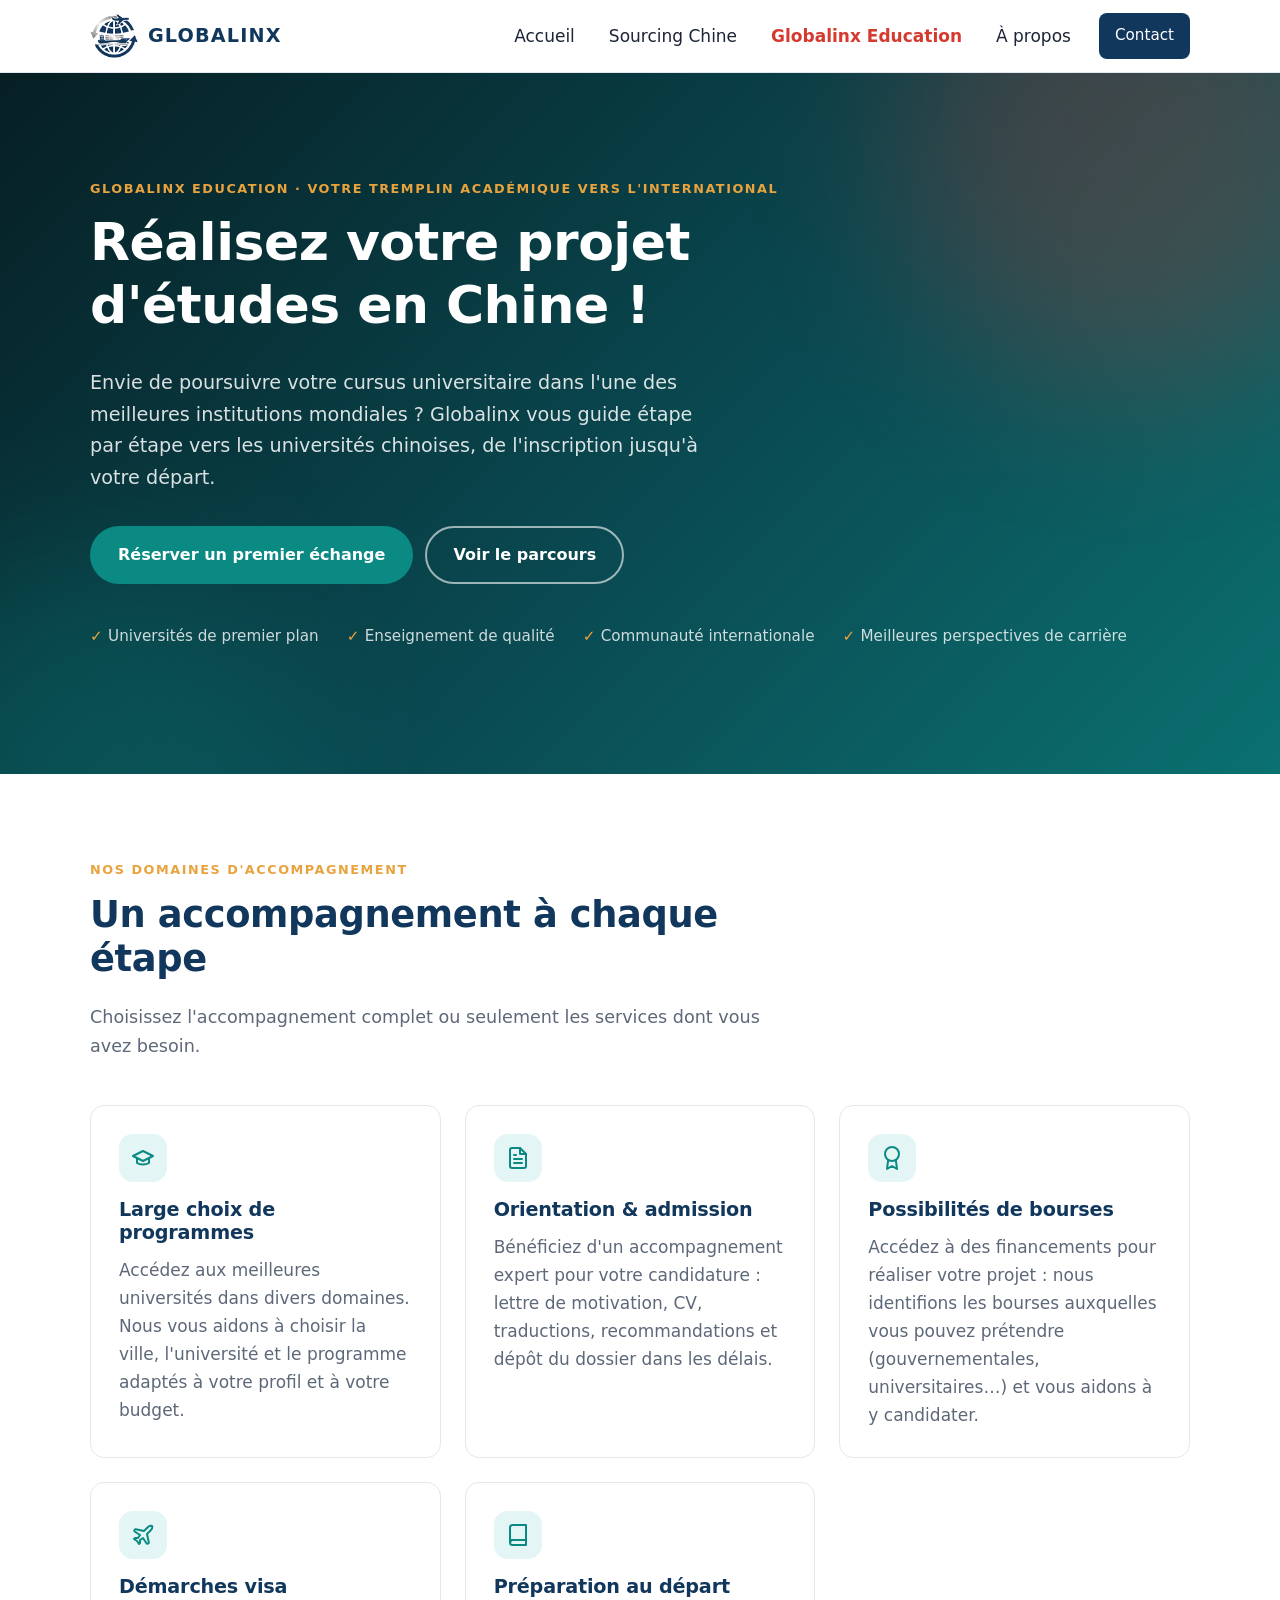
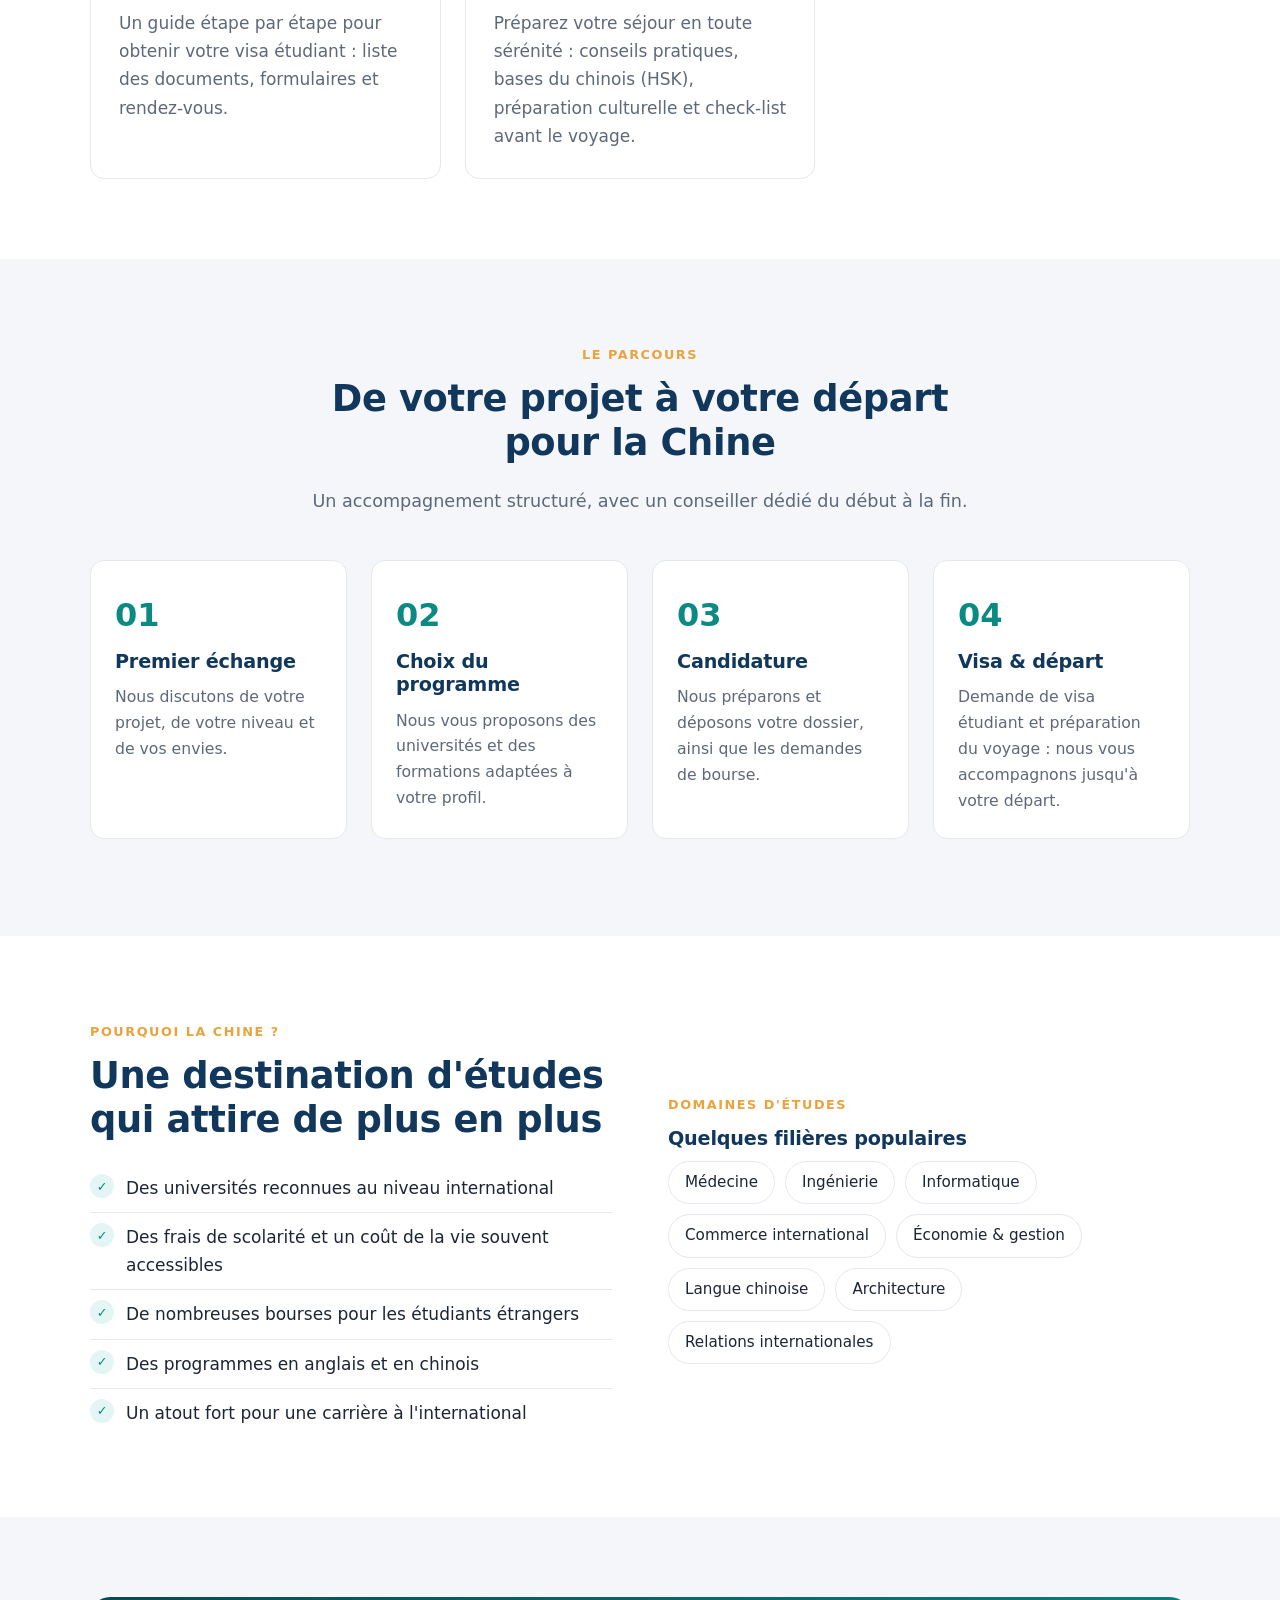
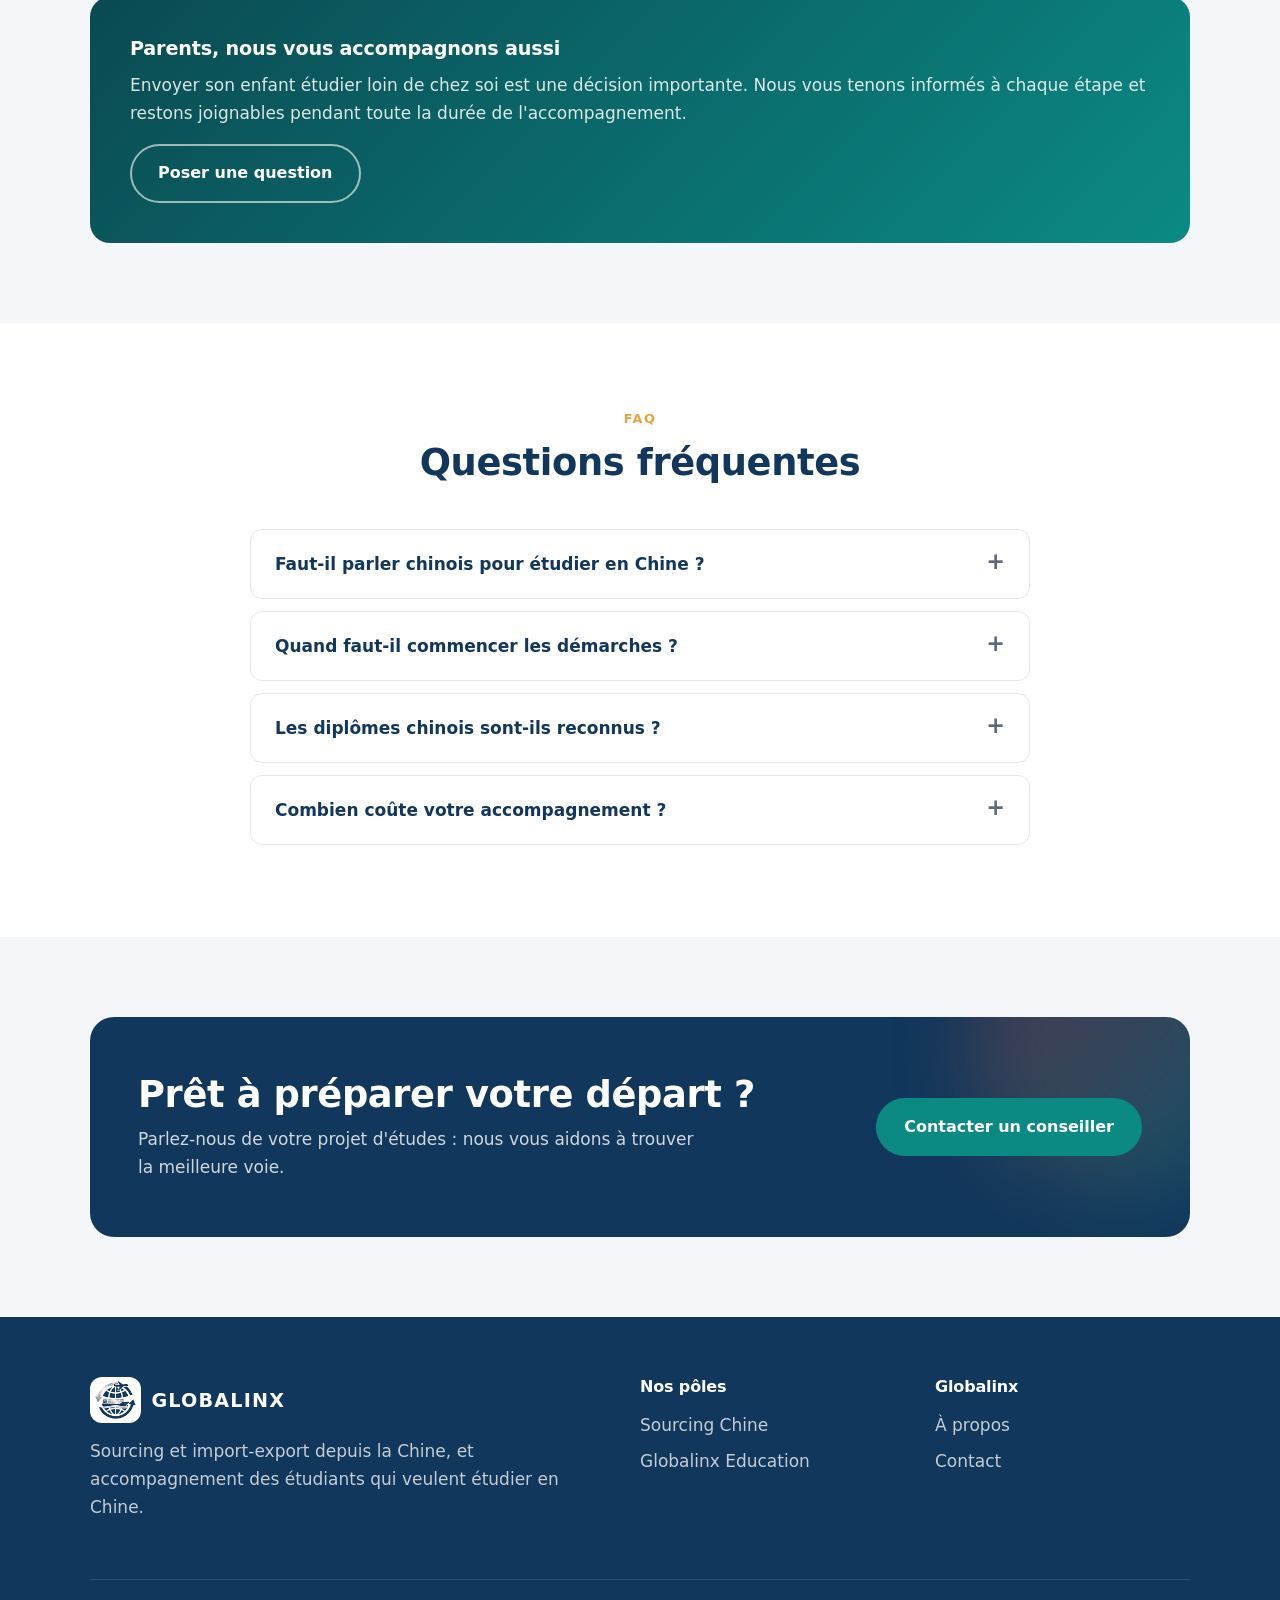
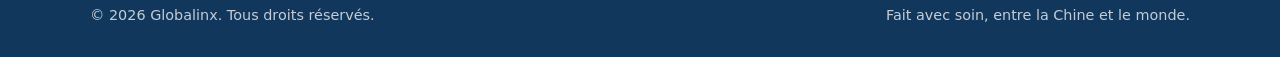
<file: education.html>
<!DOCTYPE html>
<html lang="fr">
<head>
  <meta charset="UTF-8">
  <meta name="viewport" content="width=device-width, initial-scale=1.0">
  <meta name="referrer" content="strict-origin-when-cross-origin">
  <title>Étudier en Chine : admission &amp; bourses | Globalinx Education</title>
  <meta name="description" content="Étudier en Chine avec Globalinx Education : orientation, admission dans les universités chinoises, bourses d'études, visa étudiant et préparation au départ.">
  <meta name="robots" content="index, follow, max-image-preview:large">
  <link rel="canonical" href="https://globalinx-website.netlify.app/education.html">
  <meta name="theme-color" content="#11375c">
  <link rel="icon" href="favicon-48.png" sizes="48x48" type="image/png">
  <link rel="icon" href="images/favicon-192.png" sizes="192x192" type="image/png">
  <link rel="apple-touch-icon" href="apple-touch-icon.png">

  <!-- Open Graph -->
  <meta property="og:type" content="website">
  <meta property="og:site_name" content="Globalinx">
  <meta property="og:locale" content="fr_FR">
  <meta property="og:title" content="Globalinx Education – Réalisez votre projet d'études en Chine !">
  <meta property="og:description" content="Votre tremplin académique vers l'international : programmes, admission, bourses, visa et préparation au départ pour étudier en Chine.">
  <meta property="og:url" content="https://globalinx-website.netlify.app/education.html">
  <meta property="og:image" content="https://globalinx-website.netlify.app/images/og-image.png">
  <meta property="og:image:width" content="1200">
  <meta property="og:image:height" content="630">
  <meta property="og:image:alt" content="Globalinx : sourcing en Chine et études en Chine">
  <meta name="twitter:card" content="summary_large_image">

  <link rel="stylesheet" href="css/style.css">

  <script type="application/ld+json">
  {
    "@context": "https://schema.org",
    "@graph": [
      {
        "@type": "Service",
        "name": "Globalinx Education",
        "serviceType": "Accompagnement aux études en Chine",
        "url": "https://globalinx-website.netlify.app/education.html",
        "description": "Orientation, admission dans les universités chinoises, demandes de bourses, visa étudiant et préparation au départ pour la Chine.",
        "provider": { "@type": "Organization", "@id": "https://globalinx-website.netlify.app/#organization", "name": "Globalinx", "url": "https://globalinx-website.netlify.app/" }
      },
      {
        "@type": "BreadcrumbList",
        "itemListElement": [
          { "@type": "ListItem", "position": 1, "name": "Accueil", "item": "https://globalinx-website.netlify.app/" },
          { "@type": "ListItem", "position": 2, "name": "Globalinx Education", "item": "https://globalinx-website.netlify.app/education.html" }
        ]
      }
    ]
  }
  </script>
</head>
<body>
  <a class="skip-link" href="#contenu">Aller au contenu</a>

  <header class="site-header">
    <div class="container nav">
      <a href="index.html" class="logo"><img src="images/logo-globe.png" alt="" width="48" height="44"><span>Globalinx</span></a>
      <button class="burger" aria-label="Ouvrir le menu" aria-expanded="false" aria-controls="menu">
        <span></span><span></span><span></span>
      </button>
      <nav id="menu" class="menu" aria-label="Navigation principale">
        <a href="index.html">Accueil</a>
        <a href="sourcing.html">Sourcing Chine</a>
        <a href="education.html" aria-current="page">Globalinx Education</a>
        <a href="a-propos.html">À propos</a>
        <a href="contact.html" class="btn btn-small">Contact</a>
      </nav>
    </div>
  </header>

  <main id="contenu">
    <!-- ============ BANDEAU ============ -->
    <section class="hero hero-education">
      <div class="container">
        <span class="eyebrow">Globalinx Education · Votre tremplin académique vers l'international</span>
        <h1>Réalisez votre projet d'études en Chine !</h1>
        <p class="lead">Envie de poursuivre votre cursus universitaire dans l'une des meilleures institutions mondiales ? Globalinx vous guide étape par étape vers les universités chinoises, de l'inscription jusqu'à votre départ.</p>
        <div class="btn-row">
          <a href="contact.html?pole=education" class="btn btn-education">Réserver un premier échange</a>
          <a href="#parcours" class="btn btn-outline">Voir le parcours</a>
        </div>
        <ul class="trust">
          <li>Universités de premier plan</li>
          <li>Enseignement de qualité</li>
          <li>Communauté internationale</li>
          <li>Meilleures perspectives de carrière</li>
        </ul>
      </div>
    </section>

    <!-- ============ SERVICES ============ -->
    <section class="section">
      <div class="container">
        <div class="section-head reveal">
          <span class="eyebrow">Nos domaines d'accompagnement</span>
          <h2>Un accompagnement à chaque étape</h2>
          <p>Choisissez l'accompagnement complet ou seulement les services dont vous avez besoin.</p>
        </div>

        <div class="grid grid-3">
          <div class="card reveal">
            <div class="icon-badge edu">
              <svg viewBox="0 0 24 24" fill="none" stroke="currentColor" stroke-width="2" stroke-linecap="round" stroke-linejoin="round" aria-hidden="true"><path d="M22 10L12 5 2 10l10 5 10-5z"/><path d="M6 12v5c3 2 9 2 12 0v-5"/></svg>
            </div>
            <h3>Large choix de programmes</h3>
            <p>Accédez aux meilleures universités dans divers domaines. Nous vous aidons à choisir la ville, l'université et le programme adaptés à votre profil et à votre budget.</p>
          </div>
          <div class="card reveal">
            <div class="icon-badge edu">
              <svg viewBox="0 0 24 24" fill="none" stroke="currentColor" stroke-width="2" stroke-linecap="round" stroke-linejoin="round" aria-hidden="true"><path d="M14 2H6a2 2 0 0 0-2 2v16a2 2 0 0 0 2 2h12a2 2 0 0 0 2-2V8z"/><path d="M14 2v6h6M16 13H8M16 17H8M10 9H8"/></svg>
            </div>
            <h3>Orientation &amp; admission</h3>
            <p>Bénéficiez d'un accompagnement expert pour votre candidature : lettre de motivation, CV, traductions, recommandations et dépôt du dossier dans les délais.</p>
          </div>
          <div class="card reveal">
            <div class="icon-badge edu">
              <svg viewBox="0 0 24 24" fill="none" stroke="currentColor" stroke-width="2" stroke-linecap="round" stroke-linejoin="round" aria-hidden="true"><circle cx="12" cy="8" r="7"/><path d="M8.21 13.89L7 23l5-3 5 3-1.21-9.12"/></svg>
            </div>
            <h3>Possibilités de bourses</h3>
            <p>Accédez à des financements pour réaliser votre projet : nous identifions les bourses auxquelles vous pouvez prétendre (gouvernementales, universitaires…) et vous aidons à y candidater.</p>
          </div>
          <div class="card reveal">
            <div class="icon-badge edu">
              <svg viewBox="0 0 24 24" fill="none" stroke="currentColor" stroke-width="2" stroke-linecap="round" stroke-linejoin="round" aria-hidden="true"><path d="M17.8 19.2L16 11l3.5-3.5C21 6 21.5 4 21 3c-1-.5-3 0-4.5 1.5L13 8 4.8 6.2c-.5-.1-.9.1-1.1.5l-.3.5c-.2.5-.1 1 .3 1.3L9 12l-2 3H4l-1 1 3 2 2 3 1-1v-3l3-2 3.5 5.3c.3.4.8.5 1.3.3l.5-.2c.4-.3.6-.7.5-1.2z"/></svg>
            </div>
            <h3>Démarches visa</h3>
            <p>Un guide étape par étape pour obtenir votre visa étudiant : liste des documents, formulaires et rendez-vous.</p>
          </div>
          <div class="card reveal">
            <div class="icon-badge edu">
              <svg viewBox="0 0 24 24" fill="none" stroke="currentColor" stroke-width="2" stroke-linecap="round" stroke-linejoin="round" aria-hidden="true"><path d="M4 19.5A2.5 2.5 0 0 1 6.5 17H20V2H6.5A2.5 2.5 0 0 0 4 4.5v15z"/><path d="M6.5 17A2.5 2.5 0 0 0 4 19.5 2.5 2.5 0 0 0 6.5 22H20v-5"/></svg>
            </div>
            <h3>Préparation au départ</h3>
            <p>Préparez votre séjour en toute sérénité : conseils pratiques, bases du chinois (HSK), préparation culturelle et check-list avant le voyage.</p>
          </div>
        </div>
      </div>
    </section>

    <!-- ============ PARCOURS ============ -->
    <section class="section section-soft" id="parcours">
      <div class="container">
        <div class="section-head center reveal">
          <span class="eyebrow">Le parcours</span>
          <h2>De votre projet à votre départ pour la Chine</h2>
          <p>Un accompagnement structuré, avec un conseiller dédié du début à la fin.</p>
        </div>
        <ol class="steps edu">
          <li class="reveal">
            <h3>Premier échange</h3>
            <p>Nous discutons de votre projet, de votre niveau et de vos envies.</p>
          </li>
          <li class="reveal">
            <h3>Choix du programme</h3>
            <p>Nous vous proposons des universités et des formations adaptées à votre profil.</p>
          </li>
          <li class="reveal">
            <h3>Candidature</h3>
            <p>Nous préparons et déposons votre dossier, ainsi que les demandes de bourse.</p>
          </li>
          <li class="reveal">
            <h3>Visa &amp; départ</h3>
            <p>Demande de visa étudiant et préparation du voyage : nous vous accompagnons jusqu'à votre départ.</p>
          </li>
        </ol>
      </div>
    </section>

    <!-- ============ DOMAINES / POURQUOI LA CHINE ============ -->
    <section class="section">
      <div class="container split">
        <div class="reveal">
          <span class="eyebrow">Pourquoi la Chine ?</span>
          <h2>Une destination d'études qui attire de plus en plus</h2>
          <ul class="checklist edu">
            <li>Des universités reconnues au niveau international</li>
            <li>Des frais de scolarité et un coût de la vie souvent accessibles</li>
            <li>De nombreuses bourses pour les étudiants étrangers</li>
            <li>Des programmes en anglais et en chinois</li>
            <li>Un atout fort pour une carrière à l'international</li>
          </ul>
        </div>
        <div class="reveal">
          <span class="eyebrow">Domaines d'études</span>
          <h3>Quelques filières populaires</h3>
          <ul class="tags">
            <li>Médecine</li>
            <li>Ingénierie</li>
            <li>Informatique</li>
            <li>Commerce international</li>
            <li>Économie &amp; gestion</li>
            <li>Langue chinoise</li>
            <li>Architecture</li>
            <li>Relations internationales</li>
          </ul>
        </div>
      </div>
    </section>

    <!-- ============ PARENTS ============ -->
    <section class="section section-soft">
      <div class="container">
        <div class="panel education reveal">
          <h3>Parents, nous vous accompagnons aussi</h3>
          <p>Envoyer son enfant étudier loin de chez soi est une décision importante. Nous vous tenons informés à chaque étape et restons joignables pendant toute la durée de l'accompagnement.</p>
          <a href="contact.html?pole=education" class="btn btn-outline">Poser une question</a>
        </div>
      </div>
    </section>

    <!-- ============ FAQ ============ -->
    <section class="section">
      <div class="container">
        <div class="section-head center reveal">
          <span class="eyebrow">FAQ</span>
          <h2>Questions fréquentes</h2>
        </div>
        <div class="faq">
          <details>
            <summary>Faut-il parler chinois pour étudier en Chine ?</summary>
            <p>Pas forcément. Beaucoup de programmes sont enseignés en anglais. Il existe aussi des années préparatoires de langue chinoise avant d'entrer dans le cursus.</p>
          </details>
          <details>
            <summary>Quand faut-il commencer les démarches ?</summary>
            <p>Idéalement 6 à 12 mois avant la rentrée, surtout pour les bourses, dont les dates limites arrivent souvent tôt dans l'année.</p>
          </details>
          <details>
            <summary>Les diplômes chinois sont-ils reconnus ?</summary>
            <p>Les diplômes des universités chinoises accréditées sont reconnus dans de nombreux pays. La reconnaissance dépend du pays et du domaine : nous vous aidons à vérifier pour votre cas.</p>
          </details>
          <details>
            <summary>Combien coûte votre accompagnement ?</summary>
            <p>Cela dépend des services choisis. Après un premier échange, nous vous proposons une offre claire et adaptée à votre projet.</p>
          </details>
        </div>
      </div>
    </section>

    <!-- ============ APPEL À L'ACTION ============ -->
    <section class="section section-soft">
      <div class="container">
        <div class="cta reveal">
          <div>
            <h2>Prêt à préparer votre départ ?</h2>
            <p>Parlez-nous de votre projet d'études : nous vous aidons à trouver la meilleure voie.</p>
          </div>
          <a href="contact.html?pole=education" class="btn btn-education">Contacter un conseiller</a>
        </div>
      </div>
    </section>
  </main>

  <footer class="site-footer">
    <div class="container">
      <div class="footer-grid">
        <div>
          <a href="index.html" class="logo"><img src="images/logo-globe.png" alt="" width="48" height="44"><span>Globalinx</span></a>
          <p>Sourcing et import-export depuis la Chine, et accompagnement des étudiants qui veulent étudier en Chine.</p>
        </div>
        <div>
          <h4>Nos pôles</h4>
          <ul>
            <li><a href="sourcing.html">Sourcing Chine</a></li>
            <li><a href="education.html">Globalinx Education</a></li>
          </ul>
        </div>
        <div>
          <h4>Globalinx</h4>
          <ul>
            <li><a href="a-propos.html">À propos</a></li>
            <li><a href="contact.html">Contact</a></li>
          </ul>
        </div>
      </div>
      <div class="footer-bottom">
        <span>© <span data-year></span> Globalinx. Tous droits réservés.</span>
        <span>Fait avec soin, entre la Chine et le monde.</span>
      </div>
    </div>
  </footer>

  <script src="js/main.js" defer></script>
</body>
</html>
</file>
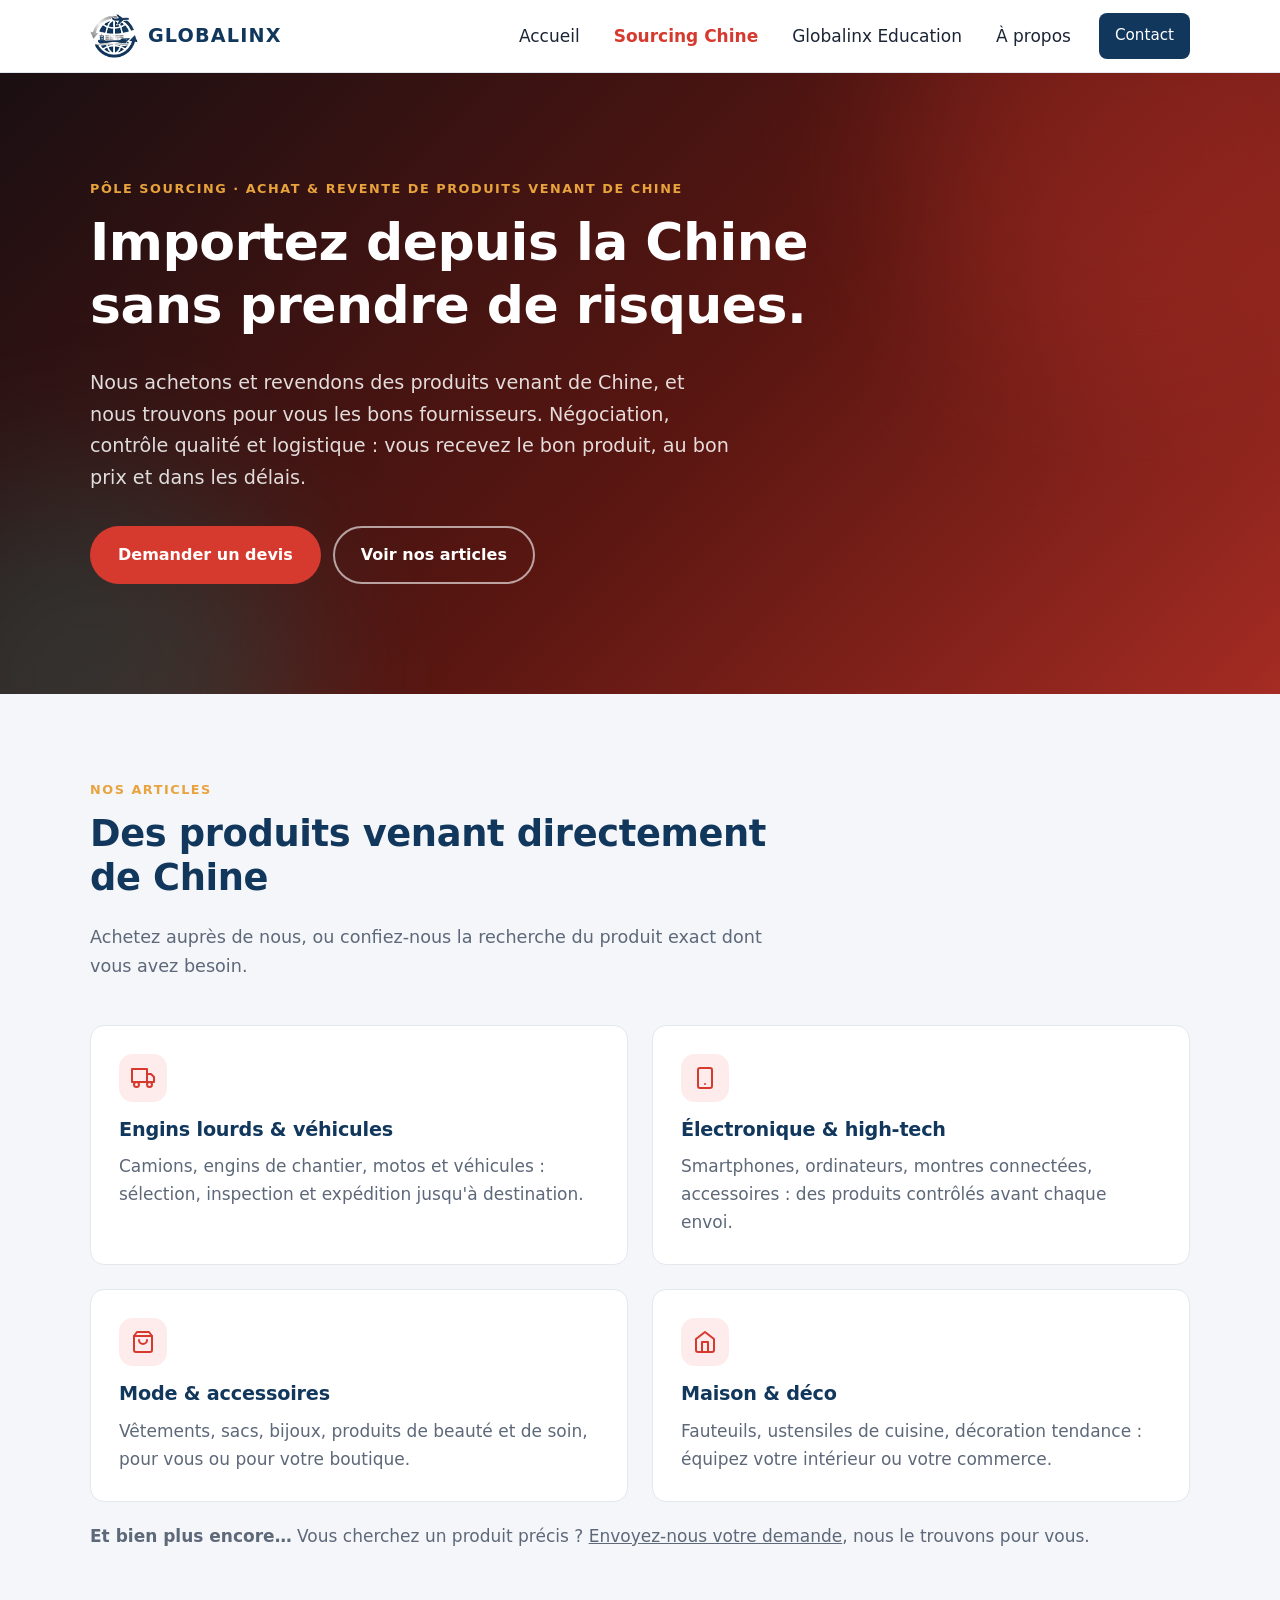
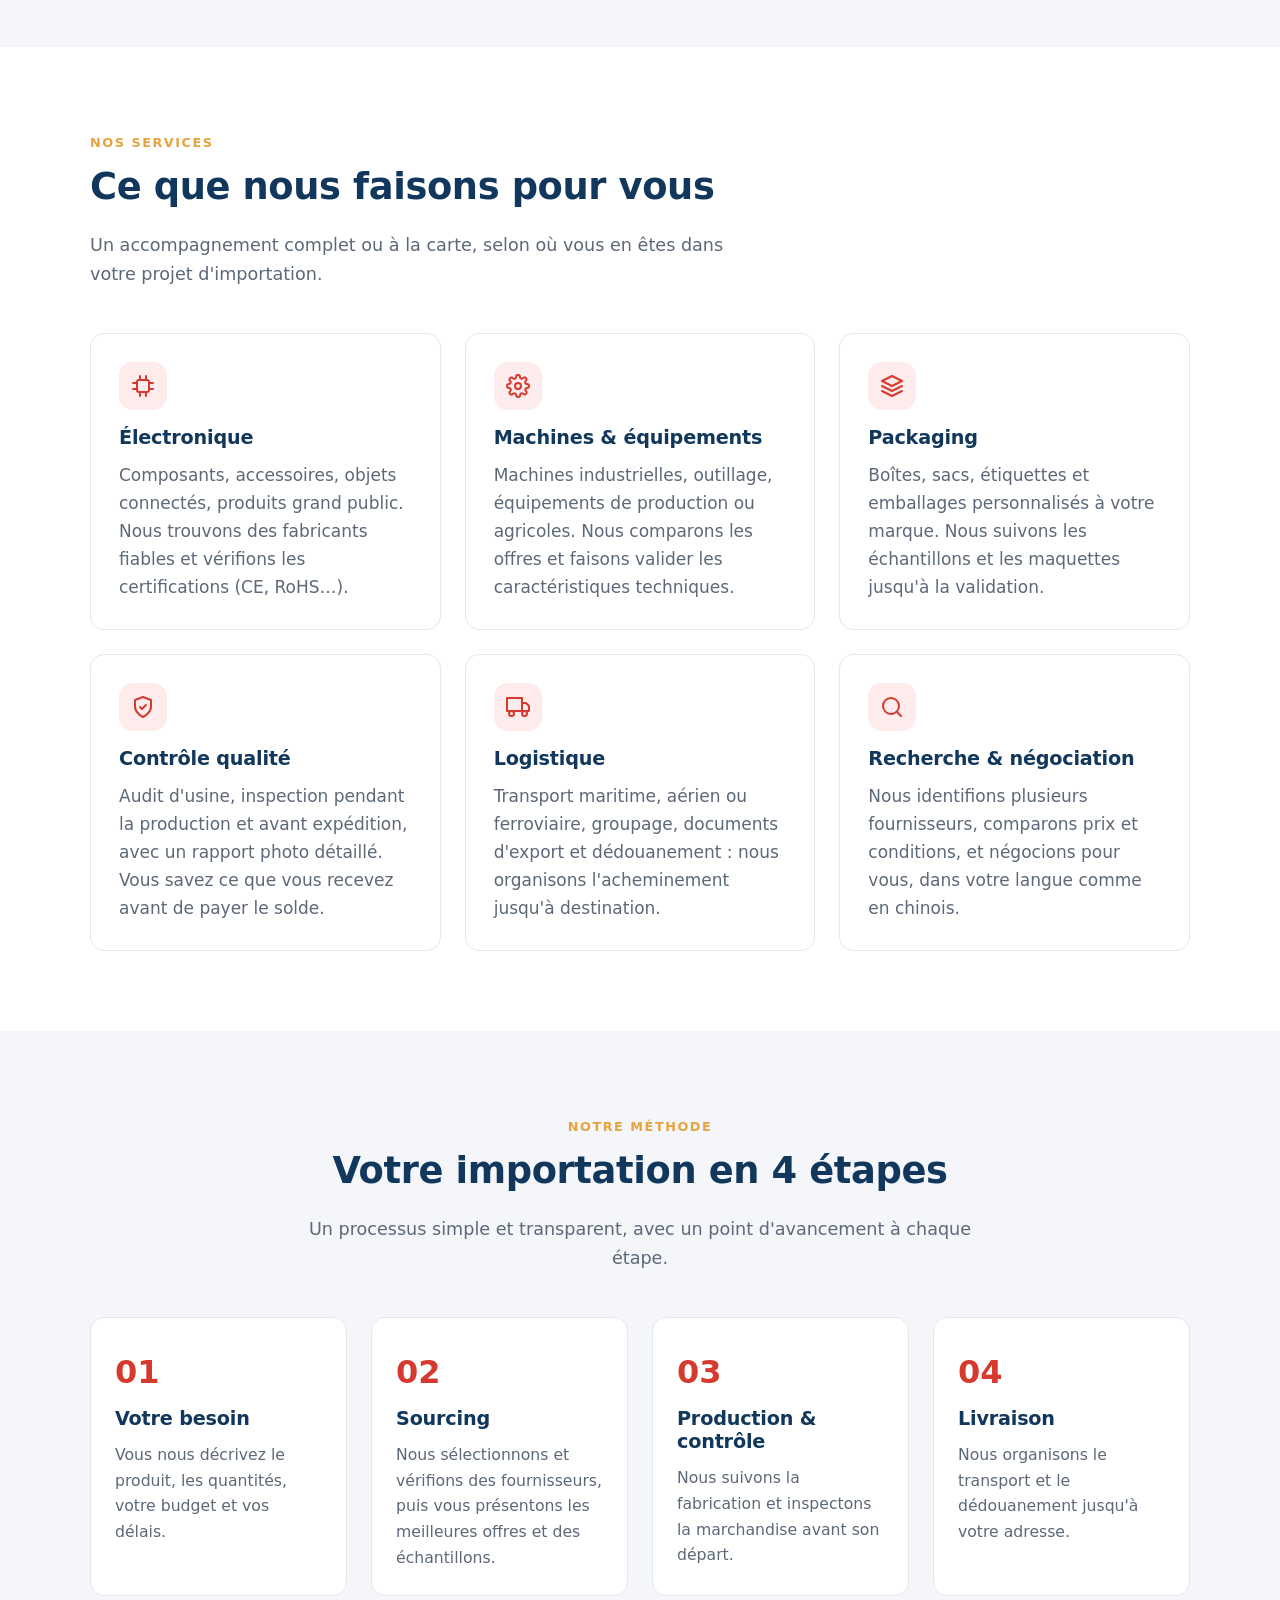
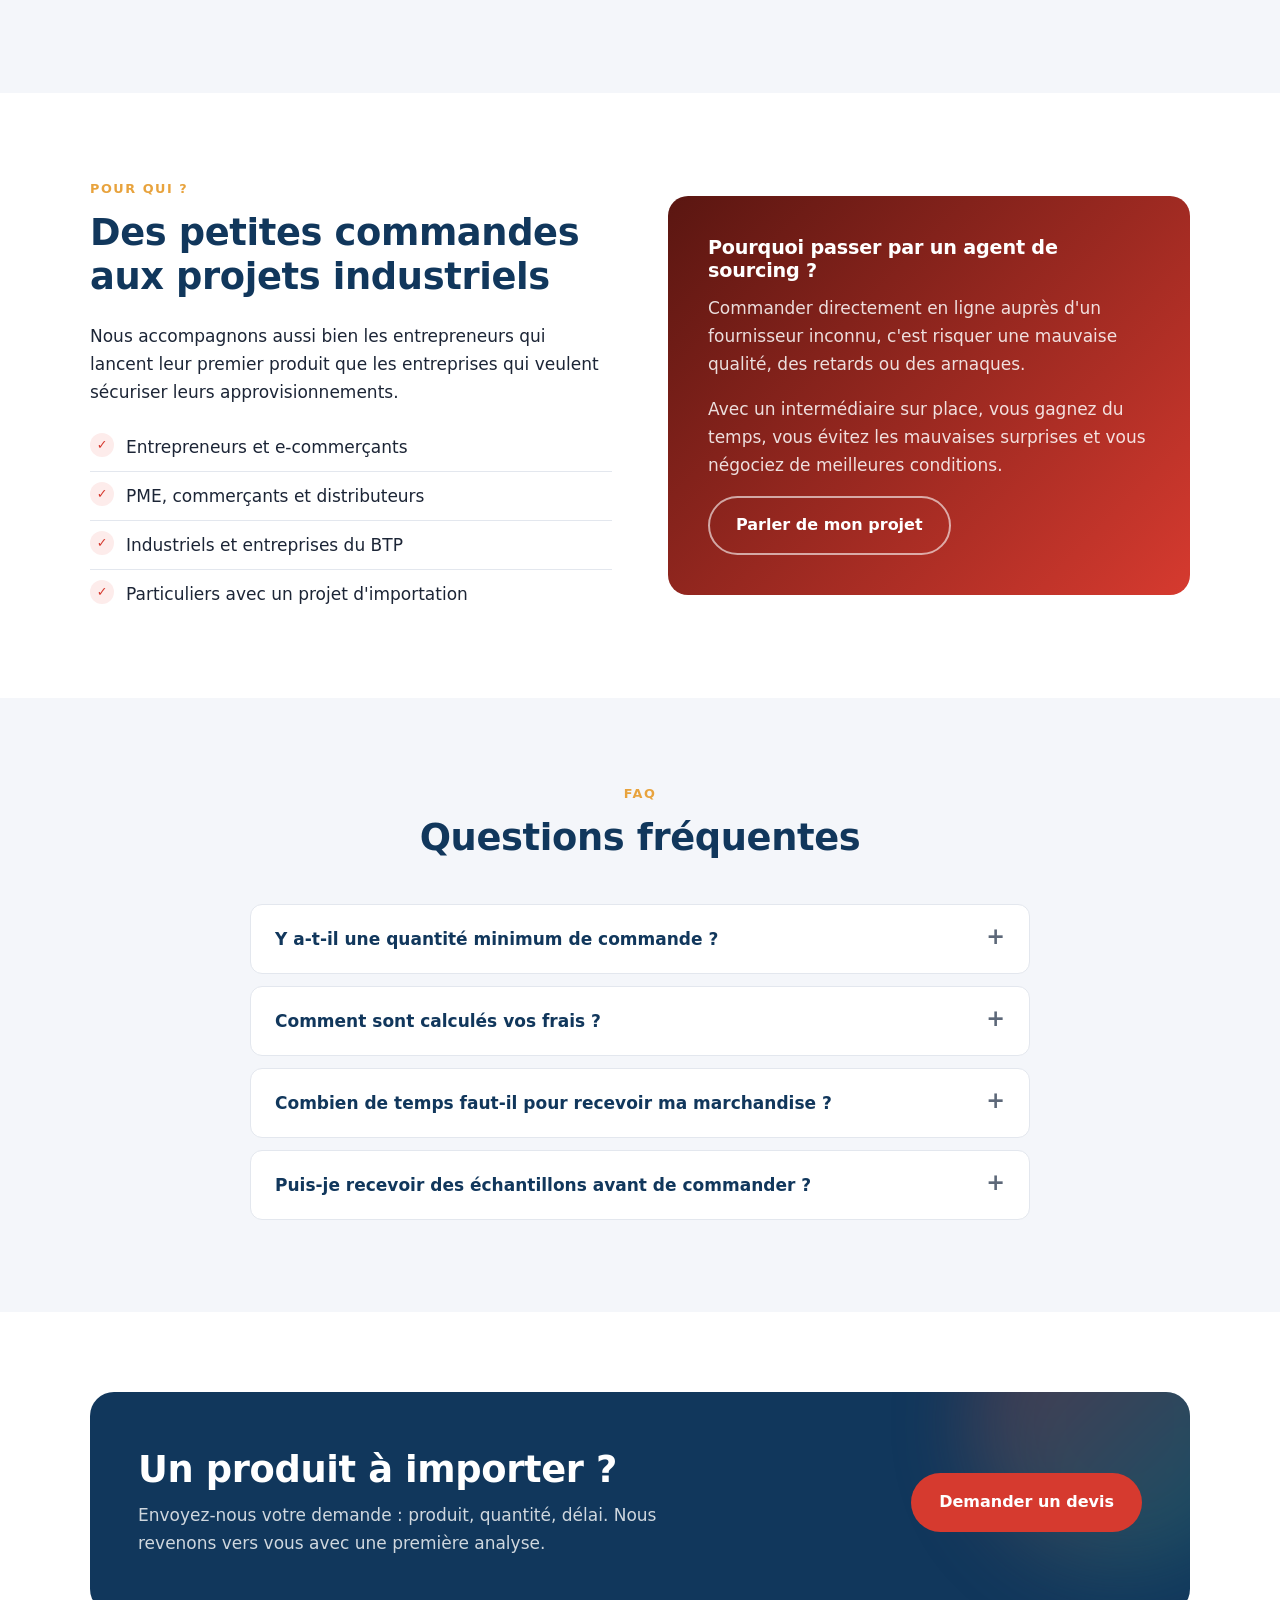
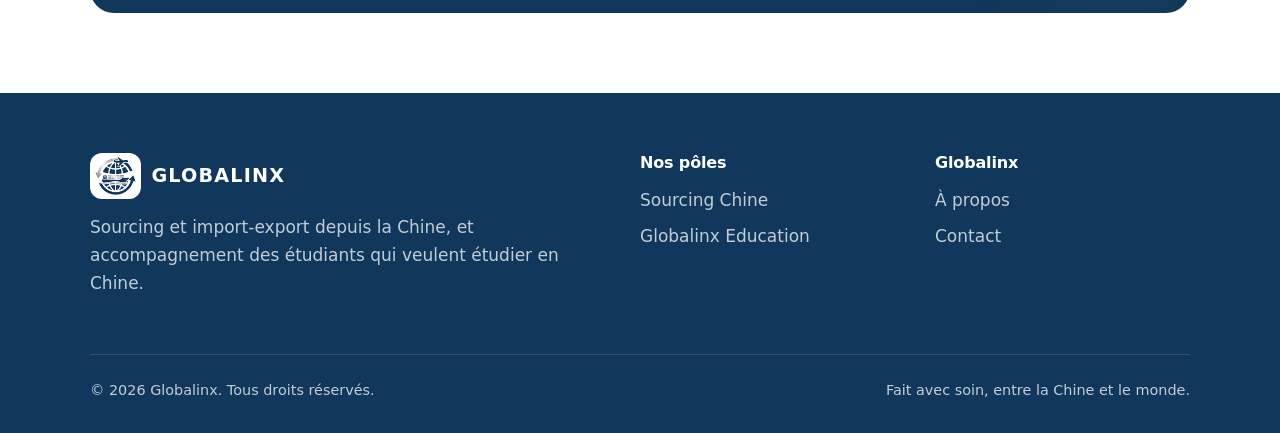
<file: sourcing.html>
<!DOCTYPE html>
<html lang="fr">
<head>
  <meta charset="UTF-8">
  <meta name="viewport" content="width=device-width, initial-scale=1.0">
  <meta name="referrer" content="strict-origin-when-cross-origin">
  <title>Sourcing en Chine : achat, import &amp; qualité | Globalinx</title>
  <meta name="description" content="Achat-revente et sourcing de produits venant de Chine : véhicules, engins, électronique, mode, maison. Contrôle qualité et logistique jusqu'à chez vous.">
  <meta name="robots" content="index, follow, max-image-preview:large">
  <link rel="canonical" href="https://globalinx-website.netlify.app/sourcing.html">
  <meta name="theme-color" content="#11375c">
  <link rel="icon" href="favicon-48.png" sizes="48x48" type="image/png">
  <link rel="icon" href="images/favicon-192.png" sizes="192x192" type="image/png">
  <link rel="apple-touch-icon" href="apple-touch-icon.png">

  <!-- Open Graph -->
  <meta property="og:type" content="website">
  <meta property="og:site_name" content="Globalinx">
  <meta property="og:locale" content="fr_FR">
  <meta property="og:title" content="Agent de sourcing en Chine – Importez sans risque">
  <meta property="og:description" content="Achat et revente de produits venant de Chine, recherche de fournisseurs, contrôle qualité et transport : nous sécurisons vos importations.">
  <meta property="og:url" content="https://globalinx-website.netlify.app/sourcing.html">
  <meta property="og:image" content="https://globalinx-website.netlify.app/images/og-image.png">
  <meta property="og:image:width" content="1200">
  <meta property="og:image:height" content="630">
  <meta property="og:image:alt" content="Globalinx : sourcing en Chine et études en Chine">
  <meta name="twitter:card" content="summary_large_image">

  <link rel="stylesheet" href="css/style.css">

  <script type="application/ld+json">
  {
    "@context": "https://schema.org",
    "@graph": [
      {
        "@type": "Service",
        "name": "Sourcing et import depuis la Chine",
        "serviceType": "Agent de sourcing en Chine",
        "url": "https://globalinx-website.netlify.app/sourcing.html",
        "description": "Achat et revente de produits venant de Chine (véhicules et engins lourds, électronique, mode, maison et déco), recherche de fournisseurs, contrôle qualité et logistique internationale.",
        "provider": { "@type": "Organization", "@id": "https://globalinx-website.netlify.app/#organization", "name": "Globalinx", "url": "https://globalinx-website.netlify.app/" }
      },
      {
        "@type": "BreadcrumbList",
        "itemListElement": [
          { "@type": "ListItem", "position": 1, "name": "Accueil", "item": "https://globalinx-website.netlify.app/" },
          { "@type": "ListItem", "position": 2, "name": "Sourcing Chine", "item": "https://globalinx-website.netlify.app/sourcing.html" }
        ]
      }
    ]
  }
  </script>
</head>
<body>
  <a class="skip-link" href="#contenu">Aller au contenu</a>

  <header class="site-header">
    <div class="container nav">
      <a href="index.html" class="logo"><img src="images/logo-globe.png" alt="" width="48" height="44"><span>Globalinx</span></a>
      <button class="burger" aria-label="Ouvrir le menu" aria-expanded="false" aria-controls="menu">
        <span></span><span></span><span></span>
      </button>
      <nav id="menu" class="menu" aria-label="Navigation principale">
        <a href="index.html">Accueil</a>
        <a href="sourcing.html" aria-current="page">Sourcing Chine</a>
        <a href="education.html">Globalinx Education</a>
        <a href="a-propos.html">À propos</a>
        <a href="contact.html" class="btn btn-small">Contact</a>
      </nav>
    </div>
  </header>

  <main id="contenu">
    <!-- ============ BANDEAU ============ -->
    <section class="hero hero-sourcing">
      <div class="container">
        <span class="eyebrow">Pôle Sourcing · Achat &amp; revente de produits venant de Chine</span>
        <h1>Importez depuis la Chine sans prendre de risques.</h1>
        <p class="lead">Nous achetons et revendons des produits venant de Chine, et nous trouvons pour vous les bons fournisseurs. Négociation, contrôle qualité et logistique : vous recevez le bon produit, au bon prix et dans les délais.</p>
        <div class="btn-row">
          <a href="contact.html?pole=sourcing" class="btn btn-sourcing">Demander un devis</a>
          <a href="#articles" class="btn btn-outline">Voir nos articles</a>
        </div>
      </div>
    </section>

    <!-- ============ NOS ARTICLES ============ -->
    <section class="section section-soft" id="articles">
      <div class="container">
        <div class="section-head reveal">
          <span class="eyebrow">Nos articles</span>
          <h2>Des produits venant directement de Chine</h2>
          <p>Achetez auprès de nous, ou confiez-nous la recherche du produit exact dont vous avez besoin.</p>
        </div>

        <div class="grid grid-2">
          <div class="card reveal">
            <div class="icon-badge">
              <svg viewBox="0 0 24 24" fill="none" stroke="currentColor" stroke-width="2" stroke-linecap="round" stroke-linejoin="round" aria-hidden="true"><path d="M1 3h15v13H1z"/><path d="M16 8h4l3 3v5h-7V8z"/><circle cx="5.5" cy="18.5" r="2.5"/><circle cx="18.5" cy="18.5" r="2.5"/></svg>
            </div>
            <h3>Engins lourds &amp; véhicules</h3>
            <p>Camions, engins de chantier, motos et véhicules : sélection, inspection et expédition jusqu'à destination.</p>
          </div>
          <div class="card reveal">
            <div class="icon-badge">
              <svg viewBox="0 0 24 24" fill="none" stroke="currentColor" stroke-width="2" stroke-linecap="round" stroke-linejoin="round" aria-hidden="true"><rect x="5" y="2" width="14" height="20" rx="2"/><path d="M12 18h.01"/></svg>
            </div>
            <h3>Électronique &amp; high-tech</h3>
            <p>Smartphones, ordinateurs, montres connectées, accessoires : des produits contrôlés avant chaque envoi.</p>
          </div>
          <div class="card reveal">
            <div class="icon-badge">
              <svg viewBox="0 0 24 24" fill="none" stroke="currentColor" stroke-width="2" stroke-linecap="round" stroke-linejoin="round" aria-hidden="true"><path d="M6 2L3 6v14a2 2 0 0 0 2 2h14a2 2 0 0 0 2-2V6l-3-4z"/><path d="M3 6h18M16 10a4 4 0 0 1-8 0"/></svg>
            </div>
            <h3>Mode &amp; accessoires</h3>
            <p>Vêtements, sacs, bijoux, produits de beauté et de soin, pour vous ou pour votre boutique.</p>
          </div>
          <div class="card reveal">
            <div class="icon-badge">
              <svg viewBox="0 0 24 24" fill="none" stroke="currentColor" stroke-width="2" stroke-linecap="round" stroke-linejoin="round" aria-hidden="true"><path d="M3 9l9-7 9 7v11a2 2 0 0 1-2 2H5a2 2 0 0 1-2-2z"/><path d="M9 22V12h6v10"/></svg>
            </div>
            <h3>Maison &amp; déco</h3>
            <p>Fauteuils, ustensiles de cuisine, décoration tendance : équipez votre intérieur ou votre commerce.</p>
          </div>
        </div>
        <p class="note-muted reveal"><strong>Et bien plus encore…</strong> Vous cherchez un produit précis ? <a href="contact.html?pole=sourcing">Envoyez-nous votre demande</a>, nous le trouvons pour vous.</p>
      </div>
    </section>

    <!-- ============ SECTEURS ============ -->
    <section class="section">
      <div class="container">
        <div class="section-head reveal">
          <span class="eyebrow">Nos services</span>
          <h2>Ce que nous faisons pour vous</h2>
          <p>Un accompagnement complet ou à la carte, selon où vous en êtes dans votre projet d'importation.</p>
        </div>

        <div class="grid grid-3">
          <div class="card reveal">
            <div class="icon-badge">
              <svg viewBox="0 0 24 24" fill="none" stroke="currentColor" stroke-width="2" stroke-linecap="round" stroke-linejoin="round" aria-hidden="true"><rect x="6" y="6" width="12" height="12" rx="2"/><path d="M9 2v4M15 2v4M9 18v4M15 18v4M2 9h4M2 15h4M18 9h4M18 15h4"/></svg>
            </div>
            <h3>Électronique</h3>
            <p>Composants, accessoires, objets connectés, produits grand public. Nous trouvons des fabricants fiables et vérifions les certifications (CE, RoHS…).</p>
          </div>
          <div class="card reveal">
            <div class="icon-badge">
              <svg viewBox="0 0 24 24" fill="none" stroke="currentColor" stroke-width="2" stroke-linecap="round" stroke-linejoin="round" aria-hidden="true"><circle cx="12" cy="12" r="3"/><path d="M19.4 15a1.7 1.7 0 0 0 .3 1.8l.1.1a2 2 0 1 1-2.8 2.8l-.1-.1a1.7 1.7 0 0 0-1.8-.3 1.7 1.7 0 0 0-1 1.5V21a2 2 0 1 1-4 0v-.1a1.7 1.7 0 0 0-1.1-1.5 1.7 1.7 0 0 0-1.8.3l-.1.1a2 2 0 1 1-2.8-2.8l.1-.1a1.7 1.7 0 0 0 .3-1.8 1.7 1.7 0 0 0-1.5-1H3a2 2 0 1 1 0-4h.1a1.7 1.7 0 0 0 1.5-1.1 1.7 1.7 0 0 0-.3-1.8l-.1-.1a2 2 0 1 1 2.8-2.8l.1.1a1.7 1.7 0 0 0 1.8.3H9a1.7 1.7 0 0 0 1-1.5V3a2 2 0 1 1 4 0v.1a1.7 1.7 0 0 0 1 1.5 1.7 1.7 0 0 0 1.8-.3l.1-.1a2 2 0 1 1 2.8 2.8l-.1.1a1.7 1.7 0 0 0-.3 1.8V9a1.7 1.7 0 0 0 1.5 1H21a2 2 0 1 1 0 4h-.1a1.7 1.7 0 0 0-1.5 1z"/></svg>
            </div>
            <h3>Machines &amp; équipements</h3>
            <p>Machines industrielles, outillage, équipements de production ou agricoles. Nous comparons les offres et faisons valider les caractéristiques techniques.</p>
          </div>
          <div class="card reveal">
            <div class="icon-badge">
              <svg viewBox="0 0 24 24" fill="none" stroke="currentColor" stroke-width="2" stroke-linecap="round" stroke-linejoin="round" aria-hidden="true"><path d="M12 2L2 7l10 5 10-5-10-5z"/><path d="M2 17l10 5 10-5M2 12l10 5 10-5"/></svg>
            </div>
            <h3>Packaging</h3>
            <p>Boîtes, sacs, étiquettes et emballages personnalisés à votre marque. Nous suivons les échantillons et les maquettes jusqu'à la validation.</p>
          </div>
          <div class="card reveal">
            <div class="icon-badge">
              <svg viewBox="0 0 24 24" fill="none" stroke="currentColor" stroke-width="2" stroke-linecap="round" stroke-linejoin="round" aria-hidden="true"><path d="M12 22s8-4 8-10V5l-8-3-8 3v7c0 6 8 10 8 10z"/><path d="M9 12l2 2 4-4"/></svg>
            </div>
            <h3>Contrôle qualité</h3>
            <p>Audit d'usine, inspection pendant la production et avant expédition, avec un rapport photo détaillé. Vous savez ce que vous recevez avant de payer le solde.</p>
          </div>
          <div class="card reveal">
            <div class="icon-badge">
              <svg viewBox="0 0 24 24" fill="none" stroke="currentColor" stroke-width="2" stroke-linecap="round" stroke-linejoin="round" aria-hidden="true"><path d="M1 3h15v13H1z"/><path d="M16 8h4l3 3v5h-7V8z"/><circle cx="5.5" cy="18.5" r="2.5"/><circle cx="18.5" cy="18.5" r="2.5"/></svg>
            </div>
            <h3>Logistique</h3>
            <p>Transport maritime, aérien ou ferroviaire, groupage, documents d'export et dédouanement : nous organisons l'acheminement jusqu'à destination.</p>
          </div>
          <div class="card reveal">
            <div class="icon-badge">
              <svg viewBox="0 0 24 24" fill="none" stroke="currentColor" stroke-width="2" stroke-linecap="round" stroke-linejoin="round" aria-hidden="true"><circle cx="11" cy="11" r="8"/><path d="M21 21l-4.35-4.35"/></svg>
            </div>
            <h3>Recherche &amp; négociation</h3>
            <p>Nous identifions plusieurs fournisseurs, comparons prix et conditions, et négocions pour vous, dans votre langue comme en chinois.</p>
          </div>
        </div>
      </div>
    </section>

    <!-- ============ PROCESSUS ============ -->
    <section class="section section-soft" id="processus">
      <div class="container">
        <div class="section-head center reveal">
          <span class="eyebrow">Notre méthode</span>
          <h2>Votre importation en 4 étapes</h2>
          <p>Un processus simple et transparent, avec un point d'avancement à chaque étape.</p>
        </div>
        <ol class="steps">
          <li class="reveal">
            <h3>Votre besoin</h3>
            <p>Vous nous décrivez le produit, les quantités, votre budget et vos délais.</p>
          </li>
          <li class="reveal">
            <h3>Sourcing</h3>
            <p>Nous sélectionnons et vérifions des fournisseurs, puis vous présentons les meilleures offres et des échantillons.</p>
          </li>
          <li class="reveal">
            <h3>Production &amp; contrôle</h3>
            <p>Nous suivons la fabrication et inspectons la marchandise avant son départ.</p>
          </li>
          <li class="reveal">
            <h3>Livraison</h3>
            <p>Nous organisons le transport et le dédouanement jusqu'à votre adresse.</p>
          </li>
        </ol>
      </div>
    </section>

    <!-- ============ POUR QUI ============ -->
    <section class="section">
      <div class="container split">
        <div class="reveal">
          <span class="eyebrow">Pour qui ?</span>
          <h2>Des petites commandes aux projets industriels</h2>
          <p>Nous accompagnons aussi bien les entrepreneurs qui lancent leur premier produit que les entreprises qui veulent sécuriser leurs approvisionnements.</p>
          <ul class="checklist">
            <li>Entrepreneurs et e-commerçants</li>
            <li>PME, commerçants et distributeurs</li>
            <li>Industriels et entreprises du BTP</li>
            <li>Particuliers avec un projet d'importation</li>
          </ul>
        </div>
        <div class="panel sourcing reveal">
          <h3>Pourquoi passer par un agent de sourcing ?</h3>
          <p>Commander directement en ligne auprès d'un fournisseur inconnu, c'est risquer une mauvaise qualité, des retards ou des arnaques.</p>
          <p>Avec un intermédiaire sur place, vous gagnez du temps, vous évitez les mauvaises surprises et vous négociez de meilleures conditions.</p>
          <a href="contact.html?pole=sourcing" class="btn btn-outline">Parler de mon projet</a>
        </div>
      </div>
    </section>

    <!-- ============ FAQ ============ -->
    <section class="section section-soft">
      <div class="container">
        <div class="section-head center reveal">
          <span class="eyebrow">FAQ</span>
          <h2>Questions fréquentes</h2>
        </div>
        <div class="faq">
          <details>
            <summary>Y a-t-il une quantité minimum de commande ?</summary>
            <p>Cela dépend du produit et du fournisseur. Nous vous aidons à trouver des usines qui acceptent des quantités adaptées à votre projet, même pour un premier lancement.</p>
          </details>
          <details>
            <summary>Comment sont calculés vos frais ?</summary>
            <p>Nos frais dépendent des services choisis (sourcing, contrôle qualité, logistique). Vous recevez un devis clair avant tout engagement.</p>
          </details>
          <details>
            <summary>Combien de temps faut-il pour recevoir ma marchandise ?</summary>
            <p>Il faut compter la production (souvent 2 à 6 semaines selon le produit) et le transport : quelques jours en aérien, plusieurs semaines en maritime. Nous vous donnons une estimation pour votre cas.</p>
          </details>
          <details>
            <summary>Puis-je recevoir des échantillons avant de commander ?</summary>
            <p>Oui, c'est même recommandé. Nous organisons l'envoi d'échantillons pour que vous validiez la qualité avant la production.</p>
          </details>
        </div>
      </div>
    </section>

    <!-- ============ APPEL À L'ACTION ============ -->
    <section class="section">
      <div class="container">
        <div class="cta reveal">
          <div>
            <h2>Un produit à importer ?</h2>
            <p>Envoyez-nous votre demande : produit, quantité, délai. Nous revenons vers vous avec une première analyse.</p>
          </div>
          <a href="contact.html?pole=sourcing" class="btn btn-sourcing">Demander un devis</a>
        </div>
      </div>
    </section>
  </main>

  <footer class="site-footer">
    <div class="container">
      <div class="footer-grid">
        <div>
          <a href="index.html" class="logo"><img src="images/logo-globe.png" alt="" width="48" height="44"><span>Globalinx</span></a>
          <p>Sourcing et import-export depuis la Chine, et accompagnement des étudiants qui veulent étudier en Chine.</p>
        </div>
        <div>
          <h4>Nos pôles</h4>
          <ul>
            <li><a href="sourcing.html">Sourcing Chine</a></li>
            <li><a href="education.html">Globalinx Education</a></li>
          </ul>
        </div>
        <div>
          <h4>Globalinx</h4>
          <ul>
            <li><a href="a-propos.html">À propos</a></li>
            <li><a href="contact.html">Contact</a></li>
          </ul>
        </div>
      </div>
      <div class="footer-bottom">
        <span>© <span data-year></span> Globalinx. Tous droits réservés.</span>
        <span>Fait avec soin, entre la Chine et le monde.</span>
      </div>
    </div>
  </footer>

  <script src="js/main.js" defer></script>
</body>
</html>
</file>
<file: css/style.css>
/* =========================================================
   GLOBALINX — Feuille de style principale
   Astuce : modifie les couleurs ci-dessous pour changer
   l'apparence de tout le site d'un coup.
   ========================================================= */

:root {
  /* Couleurs principales */
  --navy: #11375c;        /* bleu du logo Globalinx (titres, pied de page) */
  --ink: #1c2536;         /* texte principal */
  --muted: #5d6879;       /* texte secondaire */
  --line: #e3e7ee;        /* bordures */
  --bg: #ffffff;          /* fond */
  --soft: #f4f6fa;        /* fond des sections alternées */

  /* Couleur du pôle Sourcing Chine */
  --sourcing: #d63a2f;
  --sourcing-soft: #fdeceb;

  /* Couleur du pôle Globalinx Education */
  --education: #0b8a84;
  --education-soft: #e3f5f4;

  --accent: #e8a33d;      /* touche dorée */

  /* Formes et espacements */
  --radius: 14px;
  --shadow: 0 10px 30px rgba(15, 31, 61, 0.08);
  --container: 1140px;
}

/* ---------- Bases ---------- */
*,
*::before,
*::after { box-sizing: border-box; }

html { scroll-behavior: smooth; }

body {
  margin: 0;
  font-family: system-ui, -apple-system, "Segoe UI", Roboto, "Helvetica Neue", Arial, sans-serif;
  font-size: 1.0625rem;
  line-height: 1.65;
  color: var(--ink);
  background: var(--bg);
  -webkit-font-smoothing: antialiased;
}

img, svg { max-width: 100%; display: block; }
[hidden] { display: none !important; }

h1, h2, h3, h4 {
  color: var(--navy);
  line-height: 1.2;
  margin: 0 0 0.6em;
  letter-spacing: -0.01em;
}
h1 { font-size: clamp(2rem, 5vw, 3.25rem); }
h2 { font-size: clamp(1.6rem, 3.5vw, 2.3rem); }
h3 { font-size: 1.2rem; }
p  { margin: 0 0 1em; }

a { color: inherit; }

.container {
  width: 100%;
  max-width: var(--container);
  margin: 0 auto;
  padding: 0 20px;
}

.section { padding: 80px 0; }
.section-soft { background: var(--soft); }

.section-head {
  max-width: 680px;
  margin-bottom: 44px;
}
.section-head.center { margin-left: auto; margin-right: auto; text-align: center; }
.section-head p { color: var(--muted); font-size: 1.1rem; }

.eyebrow {
  display: inline-block;
  font-size: 0.8rem;
  font-weight: 700;
  letter-spacing: 0.12em;
  text-transform: uppercase;
  color: var(--accent);
  margin-bottom: 12px;
}

.skip-link {
  position: absolute;
  left: -999px;
  top: 10px;
  background: var(--navy);
  color: #fff;
  padding: 10px 16px;
  border-radius: 8px;
  z-index: 100;
}
.skip-link:focus { left: 10px; }

:focus-visible { outline: 3px solid var(--accent); outline-offset: 3px; }

/* ---------- Boutons ---------- */
.btn {
  display: inline-flex;
  align-items: center;
  justify-content: center;
  gap: 8px;
  padding: 14px 26px;
  border-radius: 999px;
  border: 2px solid transparent;
  background: var(--navy);
  color: #fff;
  font-weight: 600;
  font-size: 1rem;
  text-decoration: none;
  cursor: pointer;
  transition: transform 0.2s, box-shadow 0.2s, background 0.2s;
}
.btn:hover { transform: translateY(-2px); box-shadow: var(--shadow); }
.btn-small { padding: 9px 20px; font-size: 0.95rem; }
.btn-sourcing { background: var(--sourcing); }
.btn-education { background: var(--education); }
.btn-outline {
  background: transparent;
  color: #fff;
  border-color: rgba(255, 255, 255, 0.6);
}
.btn-outline:hover { background: rgba(255, 255, 255, 0.1); }
.btn-ghost {
  background: transparent;
  color: var(--navy);
  border-color: var(--line);
}

.btn-row { display: flex; flex-wrap: wrap; gap: 12px; }

/* ---------- En-tête / navigation ---------- */
.site-header {
  position: sticky;
  top: 0;
  z-index: 50;
  background: rgba(255, 255, 255, 0.92);
  backdrop-filter: blur(10px);
  -webkit-backdrop-filter: blur(10px);
  border-bottom: 1px solid var(--line);
}

.nav {
  display: flex;
  align-items: center;
  justify-content: space-between;
  height: 72px;
}

.logo {
  display: flex;
  align-items: center;
  gap: 10px;
  font-weight: 800;
  font-size: 1.2rem;
  letter-spacing: 0.06em;
  text-transform: uppercase;
  color: var(--navy);
  text-decoration: none;
}
.logo img { width: auto; height: 44px; }
/* Pied de page foncé : le globe bleu est posé sur une pastille blanche */
.site-footer .logo img {
  height: 46px;
  padding: 4px 5px;
  background: #fff;
  border-radius: 12px;
}

.menu { display: flex; align-items: center; gap: 6px; }
.menu a {
  padding: 8px 14px;
  border-radius: 8px;
  text-decoration: none;
  font-weight: 500;
  color: var(--ink);
}
.menu a:not(.btn):hover { background: var(--soft); }
.menu a[aria-current="page"]:not(.btn) { color: var(--sourcing); font-weight: 700; }
.menu .btn { color: #fff; margin-left: 8px; }

.burger {
  display: none;
  width: 44px;
  height: 44px;
  border: 0;
  background: transparent;
  cursor: pointer;
  padding: 10px;
}
.burger span {
  display: block;
  height: 2px;
  margin: 5px 0;
  background: var(--navy);
  border-radius: 2px;
  transition: transform 0.25s, opacity 0.25s;
}
.burger[aria-expanded="true"] span:nth-child(1) { transform: translateY(7px) rotate(45deg); }
.burger[aria-expanded="true"] span:nth-child(2) { opacity: 0; }
.burger[aria-expanded="true"] span:nth-child(3) { transform: translateY(-7px) rotate(-45deg); }

/* ---------- Bandeau d'accueil (hero) ---------- */
.hero {
  position: relative;
  overflow: hidden;
  color: #fff;
  background: var(--navy);
  padding: 100px 0 110px;
}
.hero::before,
.hero::after {
  content: "";
  position: absolute;
  border-radius: 50%;
  filter: blur(80px);
  opacity: 0.45;
  pointer-events: none;
}
.hero::before { width: 480px; height: 480px; background: var(--sourcing); top: -160px; right: -100px; }
.hero::after  { width: 420px; height: 420px; background: var(--education); bottom: -200px; left: -120px; }

.hero .container { position: relative; z-index: 1; }
.hero h1 { color: #fff; max-width: 820px; }
.hero p.lead { font-size: 1.2rem; max-width: 640px; color: rgba(255, 255, 255, 0.85); margin-bottom: 32px; }
.hero .eyebrow { color: var(--accent); }

.hero-sourcing { background: linear-gradient(135deg, #1a0f12 0%, #5a1611 55%, var(--sourcing) 130%); }
.hero-education { background: linear-gradient(135deg, #061f24 0%, #0a4a52 55%, var(--education) 130%); }
.hero-sourcing::before, .hero-sourcing::after,
.hero-education::before, .hero-education::after { opacity: 0.25; }

.hero-small { padding: 80px 0 70px; }

.trust {
  display: flex;
  flex-wrap: wrap;
  gap: 10px 28px;
  margin-top: 40px;
  padding: 0;
  list-style: none;
  color: rgba(255, 255, 255, 0.8);
  font-size: 0.95rem;
}
.trust li::before { content: "✓ "; color: var(--accent); font-weight: 700; }

/* ---------- Cartes des deux pôles ---------- */
.pillars {
  display: grid;
  grid-template-columns: repeat(2, 1fr);
  gap: 28px;
  margin-top: -60px;
  position: relative;
  z-index: 2;
}

.pillar {
  background: #fff;
  border-radius: 20px;
  padding: 36px;
  box-shadow: var(--shadow);
  border-top: 5px solid var(--sourcing);
  display: flex;
  flex-direction: column;
}
.pillar.edu { border-top-color: var(--education); }
.pillar p { color: var(--muted); }
.pillar ul { margin: 0 0 28px; padding: 0; list-style: none; }
.pillar li { padding: 6px 0 6px 28px; position: relative; }
.pillar li::before {
  content: "";
  position: absolute;
  left: 0;
  top: 13px;
  width: 16px;
  height: 10px;
  border-left: 3px solid var(--sourcing);
  border-bottom: 3px solid var(--sourcing);
  transform: rotate(-45deg);
}
.pillar.edu li::before { border-color: var(--education); }
.pillar .btn { margin-top: auto; align-self: flex-start; }

.icon-badge {
  display: grid;
  place-items: center;
  width: 56px;
  height: 56px;
  border-radius: 14px;
  background: var(--sourcing-soft);
  color: var(--sourcing);
  margin-bottom: 20px;
}
.icon-badge svg { width: 28px; height: 28px; }
.edu .icon-badge,
.icon-badge.edu { background: var(--education-soft); color: var(--education); }

/* ---------- Grille de services ---------- */
.grid {
  display: grid;
  gap: 24px;
}
.grid-3 { grid-template-columns: repeat(3, 1fr); }
.grid-2 { grid-template-columns: repeat(2, 1fr); }

.card {
  background: #fff;
  border: 1px solid var(--line);
  border-radius: var(--radius);
  padding: 28px;
  transition: transform 0.2s, box-shadow 0.2s, border-color 0.2s;
}
.card:hover { transform: translateY(-4px); box-shadow: var(--shadow); border-color: transparent; }
.card p { color: var(--muted); margin: 0; }
.card .icon-badge { width: 48px; height: 48px; margin-bottom: 16px; }
.card .icon-badge svg { width: 24px; height: 24px; }

/* ---------- Étapes (processus) ---------- */
.steps {
  counter-reset: step;
  display: grid;
  grid-template-columns: repeat(4, 1fr);
  gap: 24px;
  padding: 0;
  list-style: none;
}
.steps li {
  counter-increment: step;
  position: relative;
  padding: 28px 24px 24px;
  background: #fff;
  border-radius: var(--radius);
  border: 1px solid var(--line);
}
.steps li::before {
  content: counter(step, decimal-leading-zero);
  display: block;
  font-size: 2rem;
  font-weight: 800;
  color: var(--sourcing);
  margin-bottom: 8px;
}
.steps.edu li::before { color: var(--education); }
.steps p { color: var(--muted); margin: 0; font-size: 0.98rem; }

/* ---------- Bloc deux colonnes ---------- */
.split {
  display: grid;
  grid-template-columns: 1fr 1fr;
  gap: 56px;
  align-items: center;
}

.checklist { list-style: none; padding: 0; margin: 0; }
.checklist li {
  padding: 10px 0 10px 36px;
  position: relative;
  border-bottom: 1px solid var(--line);
}
.checklist li:last-child { border-bottom: 0; }
.checklist li::before {
  content: "✓";
  position: absolute;
  left: 0;
  top: 10px;
  width: 24px;
  height: 24px;
  border-radius: 50%;
  display: grid;
  place-items: center;
  font-size: 0.8rem;
  font-weight: 700;
  background: var(--sourcing-soft);
  color: var(--sourcing);
}
.checklist.edu li::before { background: var(--education-soft); color: var(--education); }

.panel {
  border-radius: 20px;
  padding: 40px;
  color: #fff;
  background: linear-gradient(135deg, var(--navy), #1f3a6b);
}
.panel h3 { color: #fff; }
.panel p { color: rgba(255, 255, 255, 0.85); }
.panel.sourcing { background: linear-gradient(135deg, #5a1611, var(--sourcing)); }
.panel.education { background: linear-gradient(135deg, #0a4a52, var(--education)); }

/* ---------- Étiquettes ---------- */
.tags { display: flex; flex-wrap: wrap; gap: 10px; padding: 0; list-style: none; margin: 0; }
.tags li {
  padding: 8px 16px;
  border-radius: 999px;
  background: #fff;
  border: 1px solid var(--line);
  font-weight: 500;
  font-size: 0.95rem;
}

/* ---------- FAQ ---------- */
.faq { max-width: 780px; margin: 0 auto; }
.faq details {
  background: #fff;
  border: 1px solid var(--line);
  border-radius: 12px;
  padding: 0 24px;
  margin-bottom: 12px;
}
.faq summary {
  cursor: pointer;
  padding: 20px 0;
  font-weight: 600;
  color: var(--navy);
  list-style: none;
  display: flex;
  justify-content: space-between;
  gap: 16px;
}
.faq summary::-webkit-details-marker { display: none; }
.faq summary::after { content: "+"; font-size: 1.4rem; line-height: 1; color: var(--muted); }
.faq details[open] summary::after { content: "−"; }
.faq details p { color: var(--muted); padding-bottom: 20px; margin: 0; }

/* ---------- Bandeau d'appel à l'action ---------- */
.cta {
  border-radius: 24px;
  padding: 56px 48px;
  background: var(--navy);
  color: #fff;
  display: flex;
  flex-wrap: wrap;
  align-items: center;
  justify-content: space-between;
  gap: 24px;
  position: relative;
  overflow: hidden;
}
.cta::after {
  content: "";
  position: absolute;
  width: 300px;
  height: 300px;
  right: -80px;
  top: -120px;
  border-radius: 50%;
  background: linear-gradient(135deg, var(--sourcing), var(--education));
  opacity: 0.35;
  filter: blur(40px);
}
.cta > * { position: relative; z-index: 1; }
.cta h2 { color: #fff; margin-bottom: 8px; }
.cta p { color: rgba(255, 255, 255, 0.8); margin: 0; max-width: 560px; }

/* ---------- Page contact ---------- */
.contact-wrap {
  display: grid;
  grid-template-columns: 1.4fr 1fr;
  gap: 40px;
  align-items: start;
}

.form {
  background: #fff;
  border: 1px solid var(--line);
  border-radius: 20px;
  padding: 36px;
  box-shadow: var(--shadow);
}
.form-row { display: grid; grid-template-columns: 1fr 1fr; gap: 16px; }
.field { margin-bottom: 18px; }
.field label { display: block; font-weight: 600; margin-bottom: 6px; font-size: 0.95rem; }
.field input,
.field select,
.field textarea {
  width: 100%;
  padding: 13px 14px;
  border: 1px solid var(--line);
  border-radius: 10px;
  font: inherit;
  color: var(--ink);
  background: var(--soft);
  transition: border-color 0.2s, background 0.2s;
}
.field input:focus,
.field select:focus,
.field textarea:focus { outline: none; border-color: var(--navy); background: #fff; }
.field textarea { min-height: 140px; resize: vertical; }
.form-note { font-size: 0.88rem; color: var(--muted); margin-top: 14px; }
.form-status { margin-top: 14px; font-weight: 600; color: var(--education); }

.info-card {
  background: var(--soft);
  border-radius: 20px;
  padding: 32px;
}
.info-item { display: flex; gap: 14px; margin-bottom: 22px; }
.info-item:last-child { margin-bottom: 0; }
.info-item .icon-badge { width: 44px; height: 44px; flex-shrink: 0; margin: 0; }
.info-item .icon-badge svg { width: 22px; height: 22px; }
.info-item strong { display: block; color: var(--navy); }
.info-item span, .info-item a { color: var(--muted); }

/* ---------- Formulaire : groupes, erreurs, anti-robot ---------- */
.group { border: 0; padding: 0; margin: 0 0 10px; min-width: 0; }
.group legend { padding: 0; margin-bottom: 14px; font-weight: 700; color: var(--navy); font-size: 1.05rem; }
.group-pole { border-left: 4px solid var(--sourcing); padding-left: 18px; margin-top: 8px; }
.group-pole.edu { border-left-color: var(--education); }

.field-error { color: #b42318; font-size: 0.88rem; margin: 6px 0 0; }
.field-error:empty { display: none; }
.field [aria-invalid="true"] { border-color: #b42318; background: #fff5f4; }

.char-count { float: right; font-weight: 400; color: var(--muted); font-size: 0.85rem; }

.field-check label { display: flex; gap: 10px; align-items: flex-start; font-weight: 400; }
.field-check input { width: auto; margin-top: 5px; flex-shrink: 0; accent-color: var(--navy); }

.form-status.is-error { color: #b42318; }

/* Pot de miel : hors écran (pas display:none, que certains robots détectent) */
.hp { position: absolute; left: -10000px; top: auto; width: 1px; height: 1px; overflow: hidden; }

/* Remplace les anciens attributs style="..." (compatibilité CSP stricte) */
.card-link { text-decoration: none; }
.note-muted { margin-top: 20px; color: var(--muted); }

/* ---------- Pied de page ---------- */
.site-footer {
  background: var(--navy);
  color: rgba(255, 255, 255, 0.75);
  padding: 60px 0 30px;
  margin-top: 0;
}
.footer-grid {
  display: grid;
  grid-template-columns: 2fr 1fr 1fr;
  gap: 40px;
  margin-bottom: 40px;
}
.site-footer .logo { color: #fff; margin-bottom: 14px; }
.site-footer h4 { color: #fff; font-size: 1rem; margin-bottom: 14px; }
.site-footer ul { list-style: none; padding: 0; margin: 0; }
.site-footer li { margin-bottom: 8px; }
.site-footer a { text-decoration: none; }
.site-footer a:hover { color: #fff; }
.footer-bottom {
  border-top: 1px solid rgba(255, 255, 255, 0.12);
  padding-top: 24px;
  font-size: 0.9rem;
  display: flex;
  flex-wrap: wrap;
  justify-content: space-between;
  gap: 10px;
}

/* ---------- Animation d'apparition au défilement ---------- */
.reveal { opacity: 0; transform: translateY(24px); transition: opacity 0.6s ease, transform 0.6s ease; }
.reveal.visible { opacity: 1; transform: none; }

@media (prefers-reduced-motion: reduce) {
  html { scroll-behavior: auto; }
  .reveal { opacity: 1; transform: none; transition: none; }
  * { transition: none !important; }
}

/* =========================================================
   RESPONSIVE : adaptation tablette et mobile
   ========================================================= */
@media (max-width: 960px) {
  .grid-3 { grid-template-columns: repeat(2, 1fr); }
  .steps { grid-template-columns: repeat(2, 1fr); }
  .split, .contact-wrap { grid-template-columns: 1fr; gap: 36px; }
  .footer-grid { grid-template-columns: 1fr 1fr; }
  .footer-grid > :first-child { grid-column: 1 / -1; }
}

@media (max-width: 820px) {
  .burger { display: block; }
  .menu {
    position: absolute;
    top: 70px;
    left: 0;
    right: 0;
    flex-direction: column;
    align-items: stretch;
    gap: 4px;
    padding: 16px 20px 24px;
    background: #fff;
    border-bottom: 1px solid var(--line);
    box-shadow: var(--shadow);
    display: none;
  }
  .menu.open { display: flex; }
  .menu a { padding: 12px 14px; }
  .menu .btn { margin: 8px 0 0; }
}

@media (max-width: 680px) {
  body { font-size: 1rem; }
  .section { padding: 60px 0; }
  .hero { padding: 70px 0 90px; }
  .hero-small { padding: 60px 0 50px; }
  .pillars, .grid-3, .grid-2, .steps, .form-row { grid-template-columns: 1fr; }
  .pillar, .form, .panel { padding: 26px; }
  .cta { padding: 40px 26px; }
  .footer-grid { grid-template-columns: 1fr; }
  .btn-row .btn { flex: 1 1 100%; }
}
</file>
